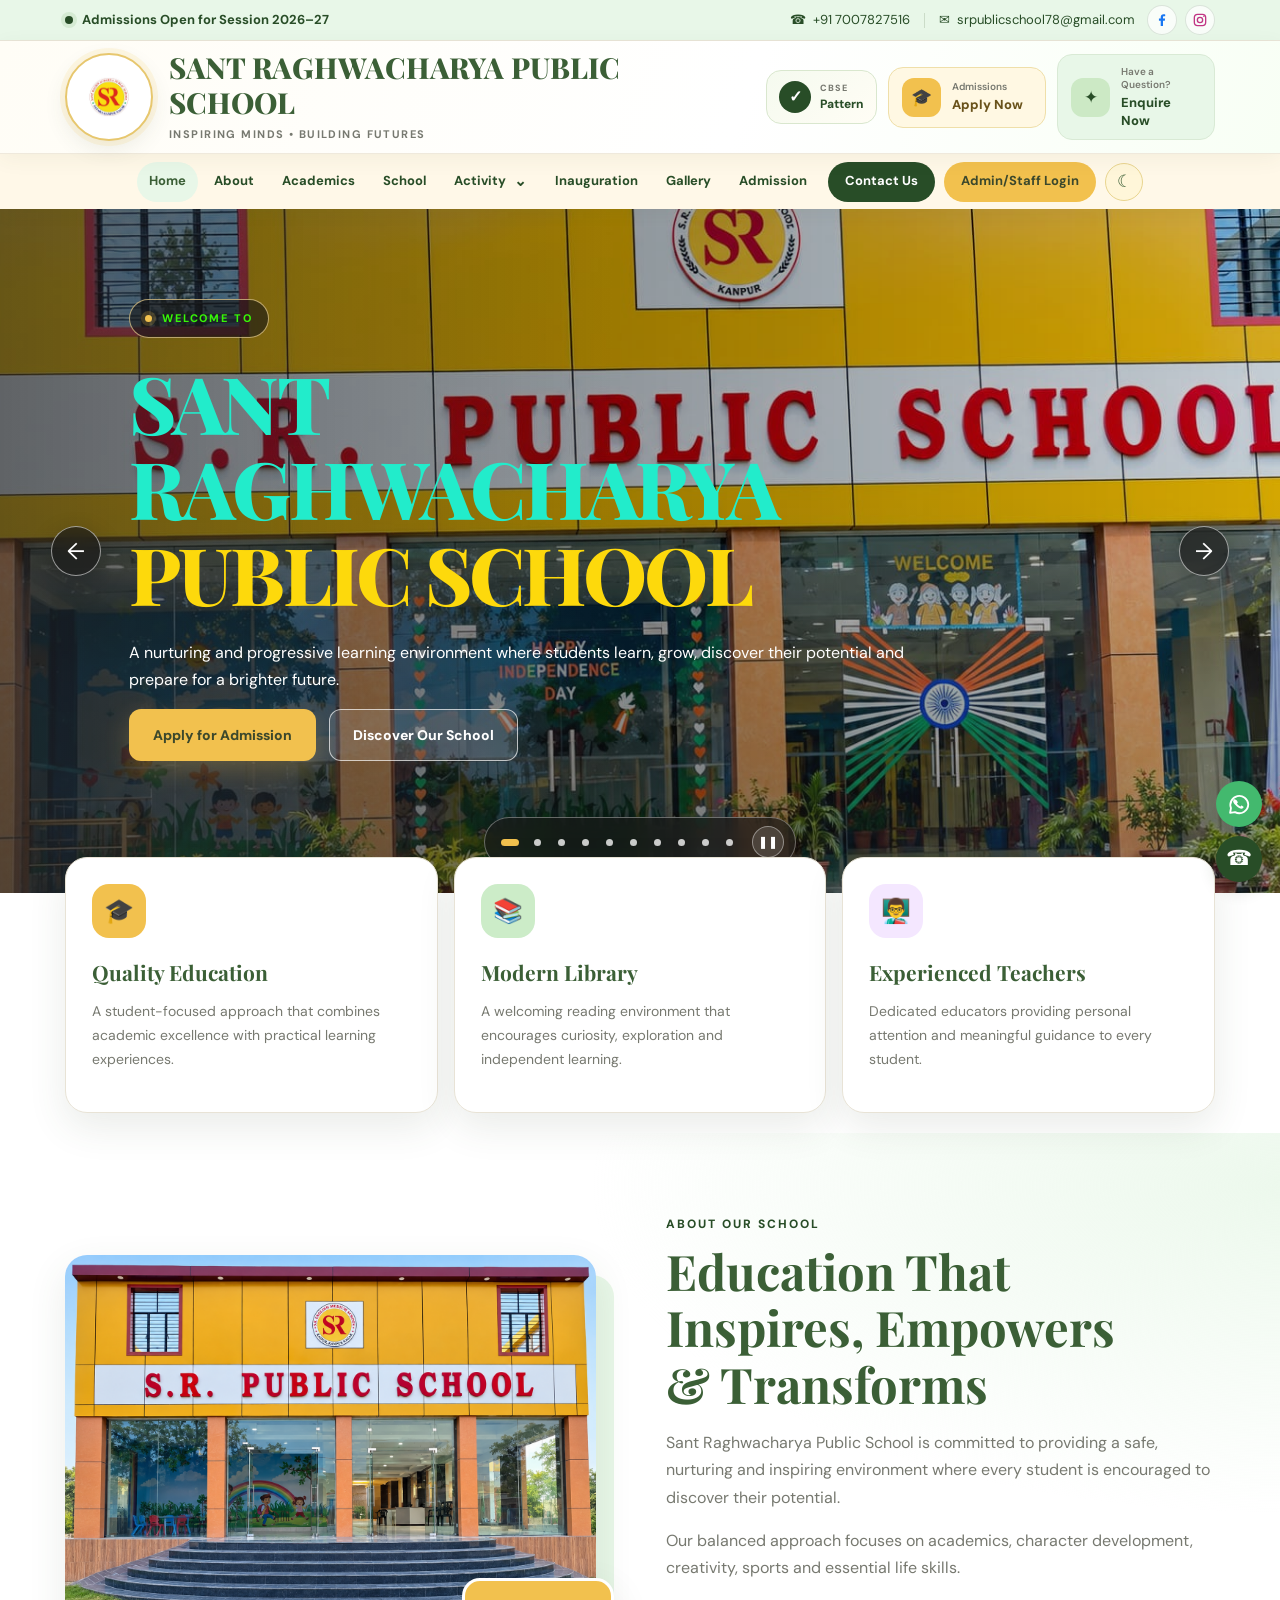
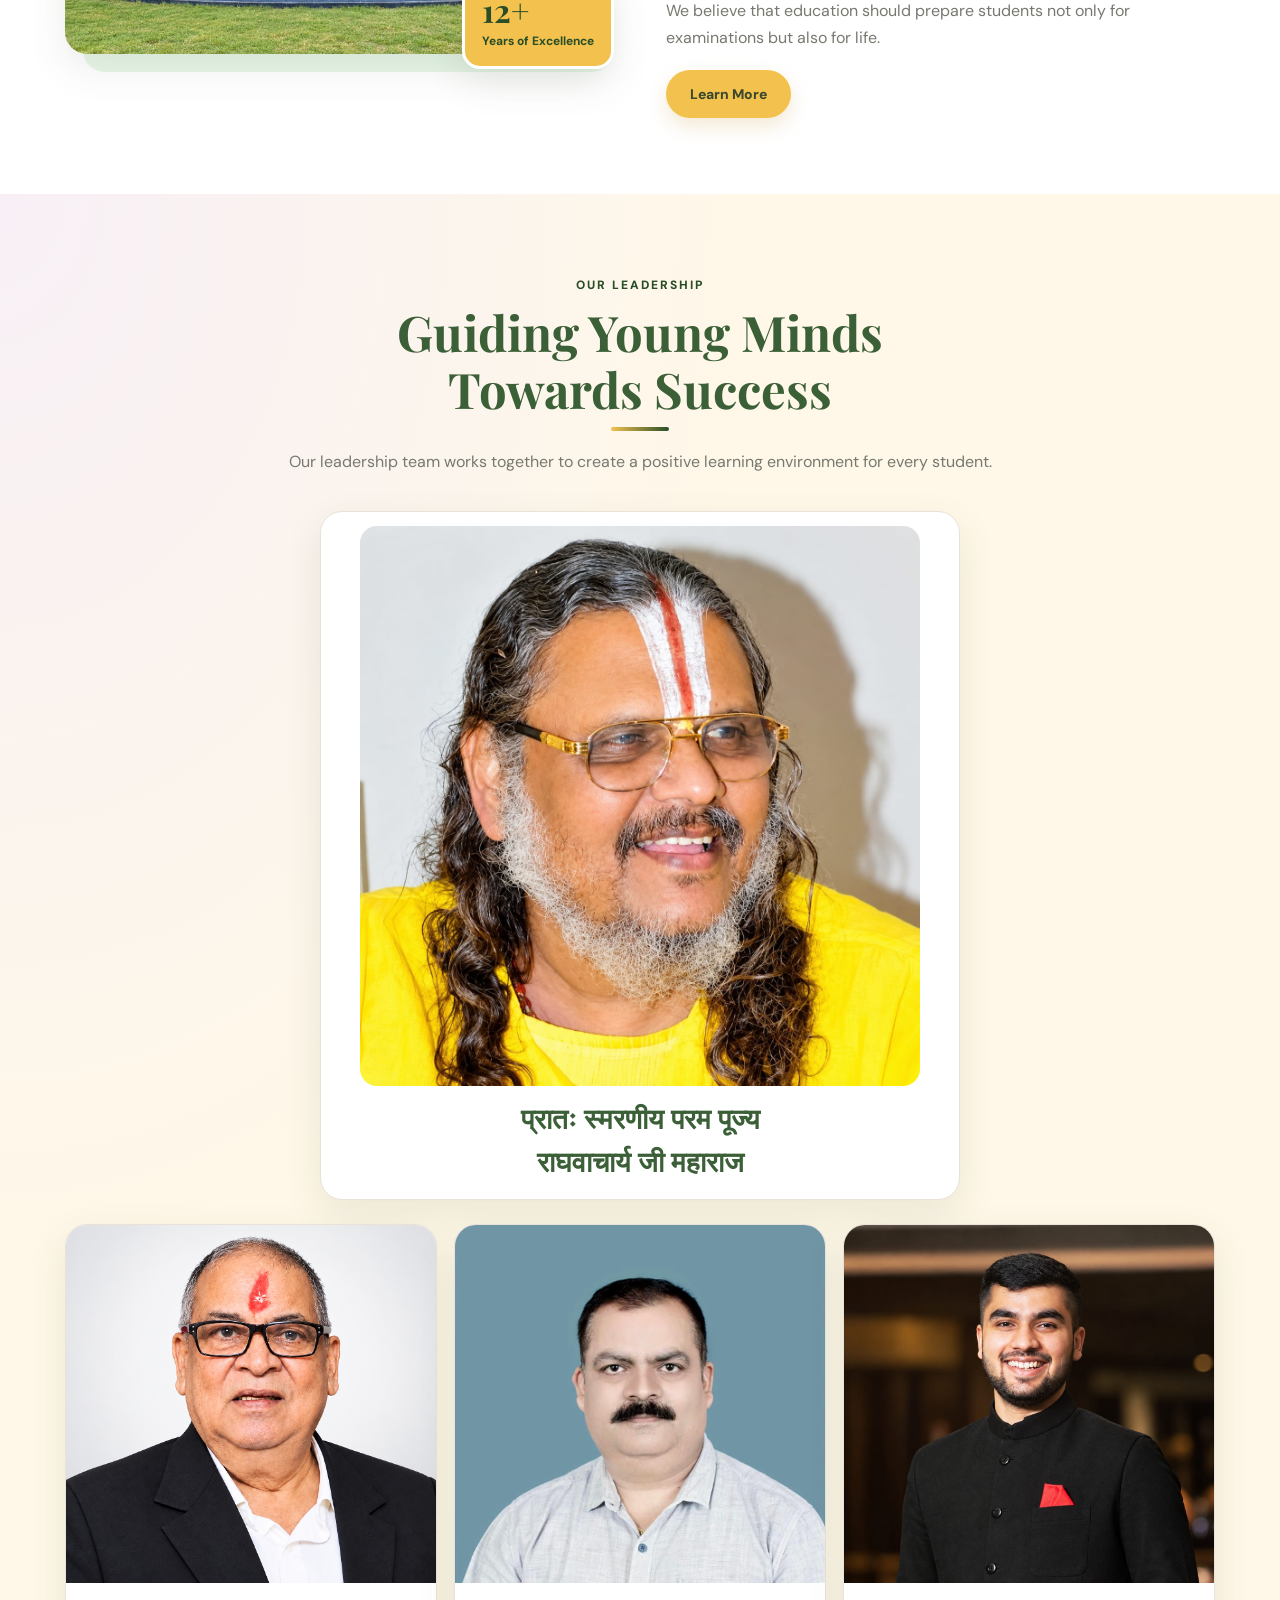
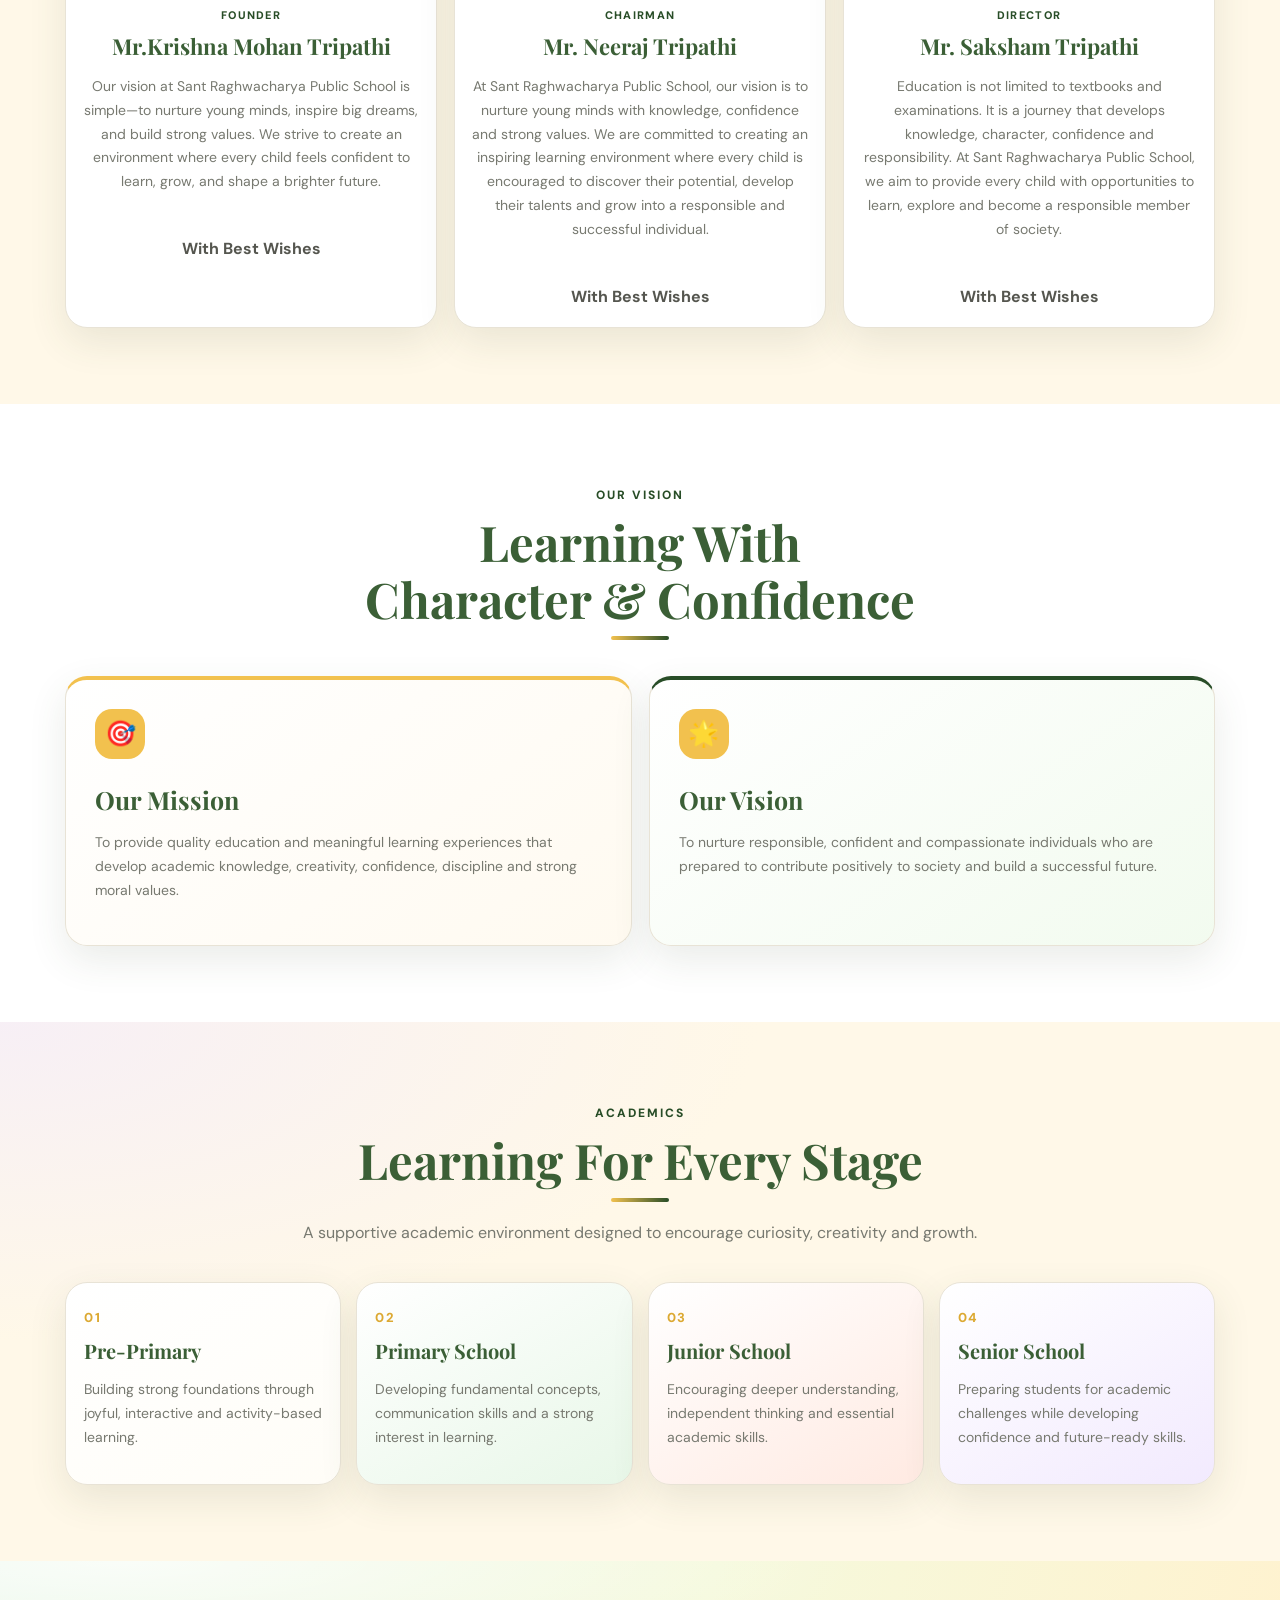
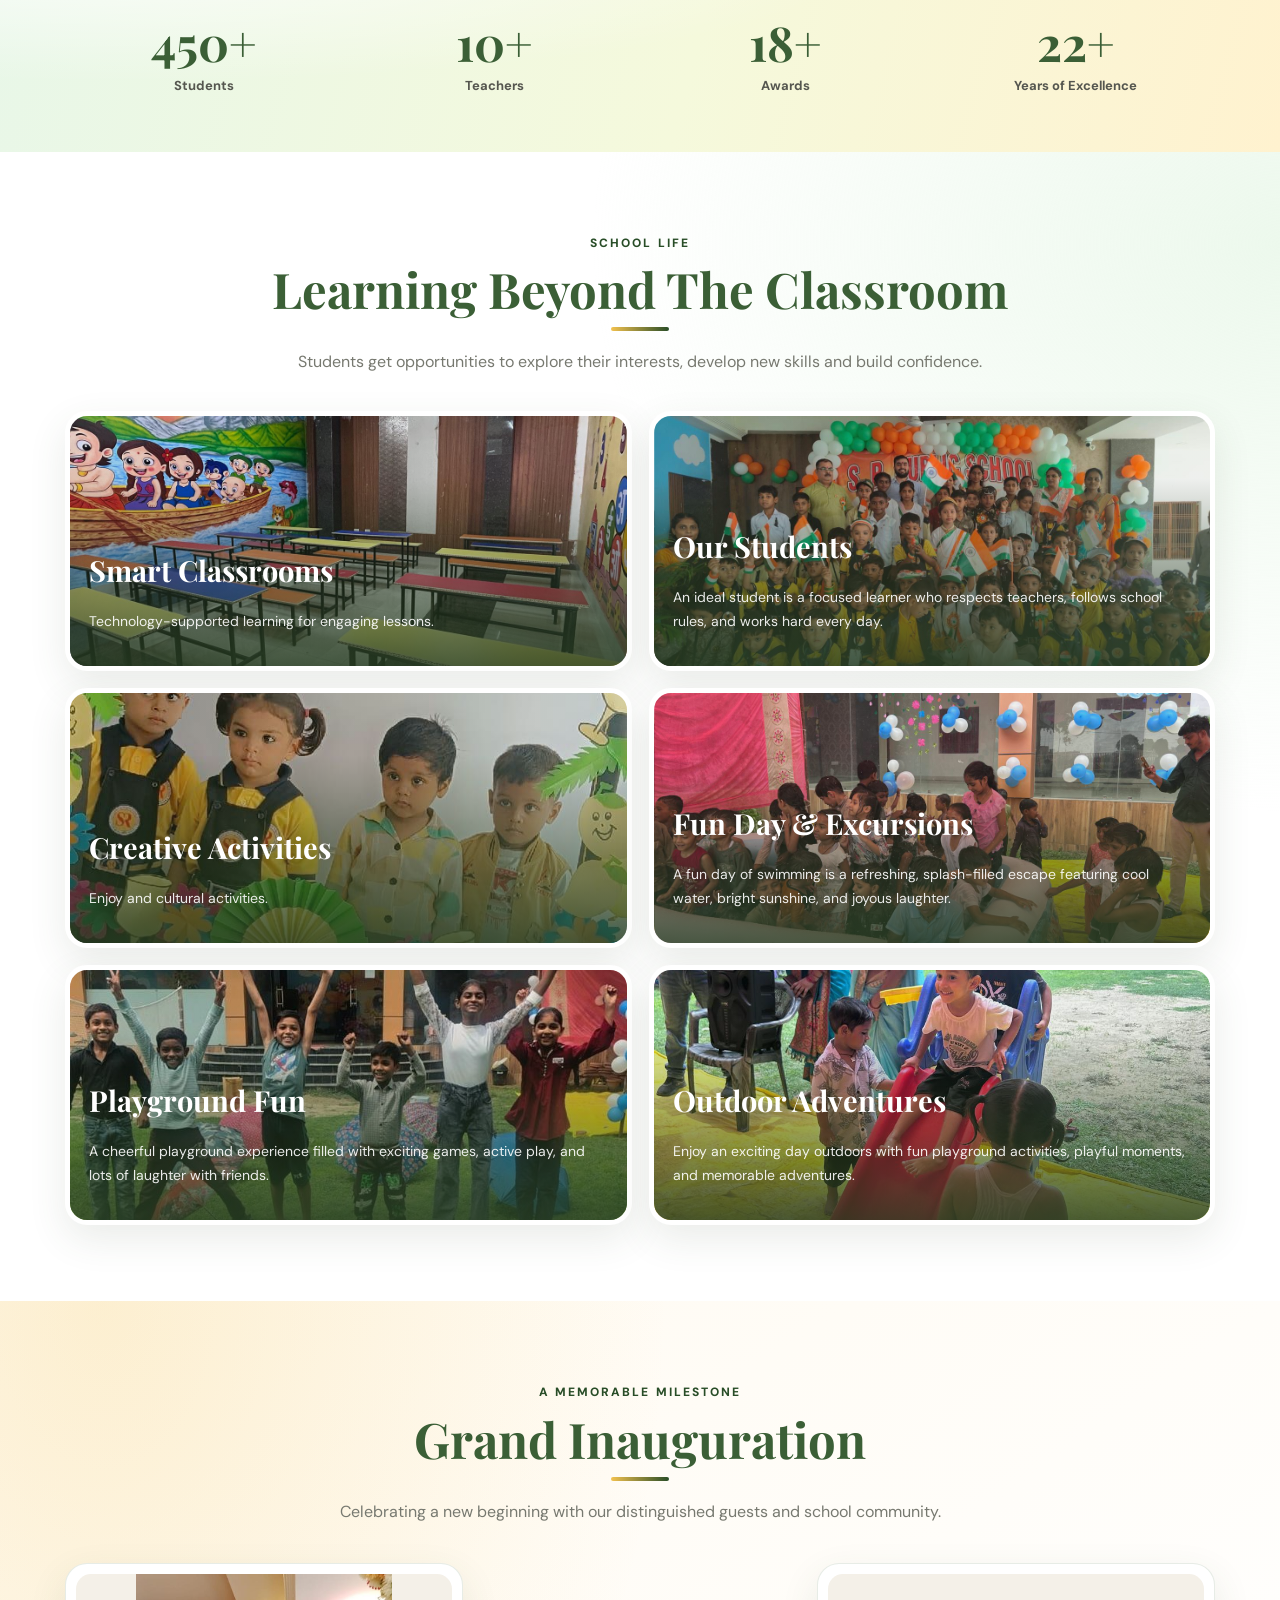
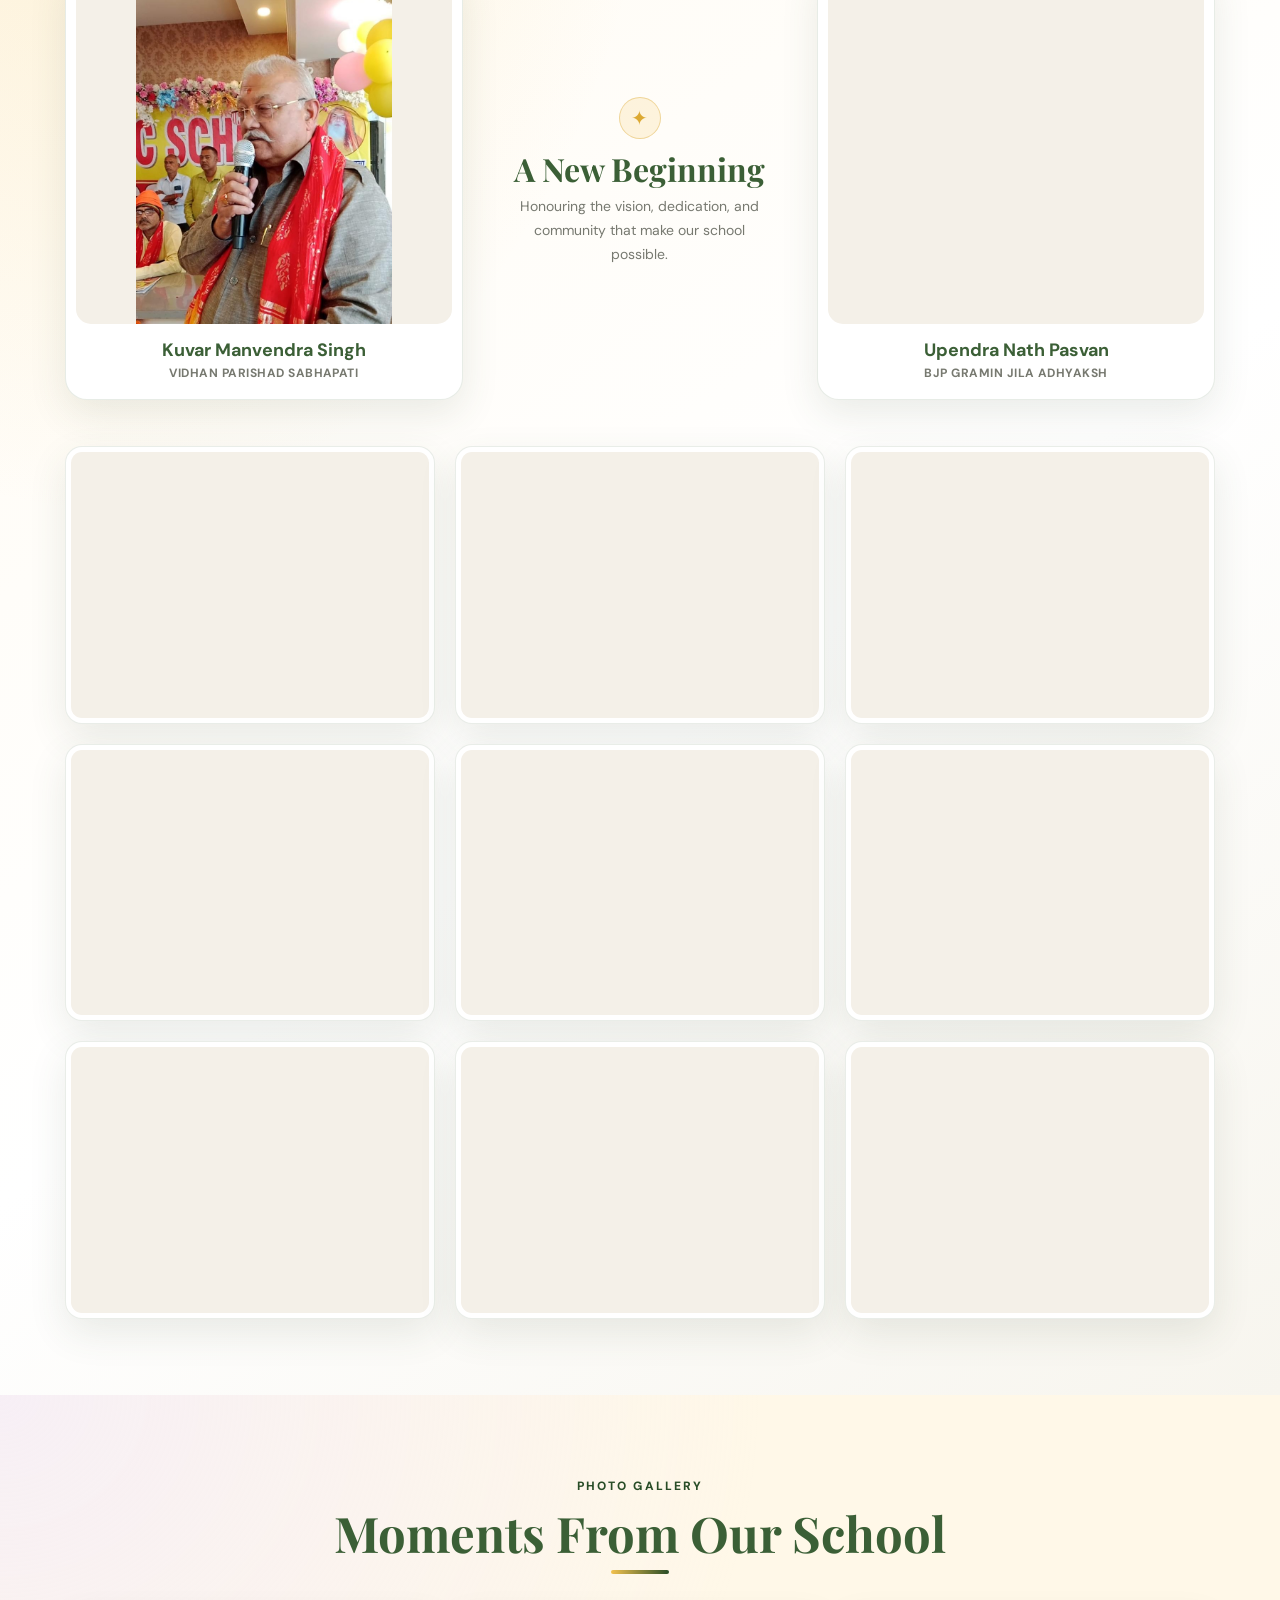
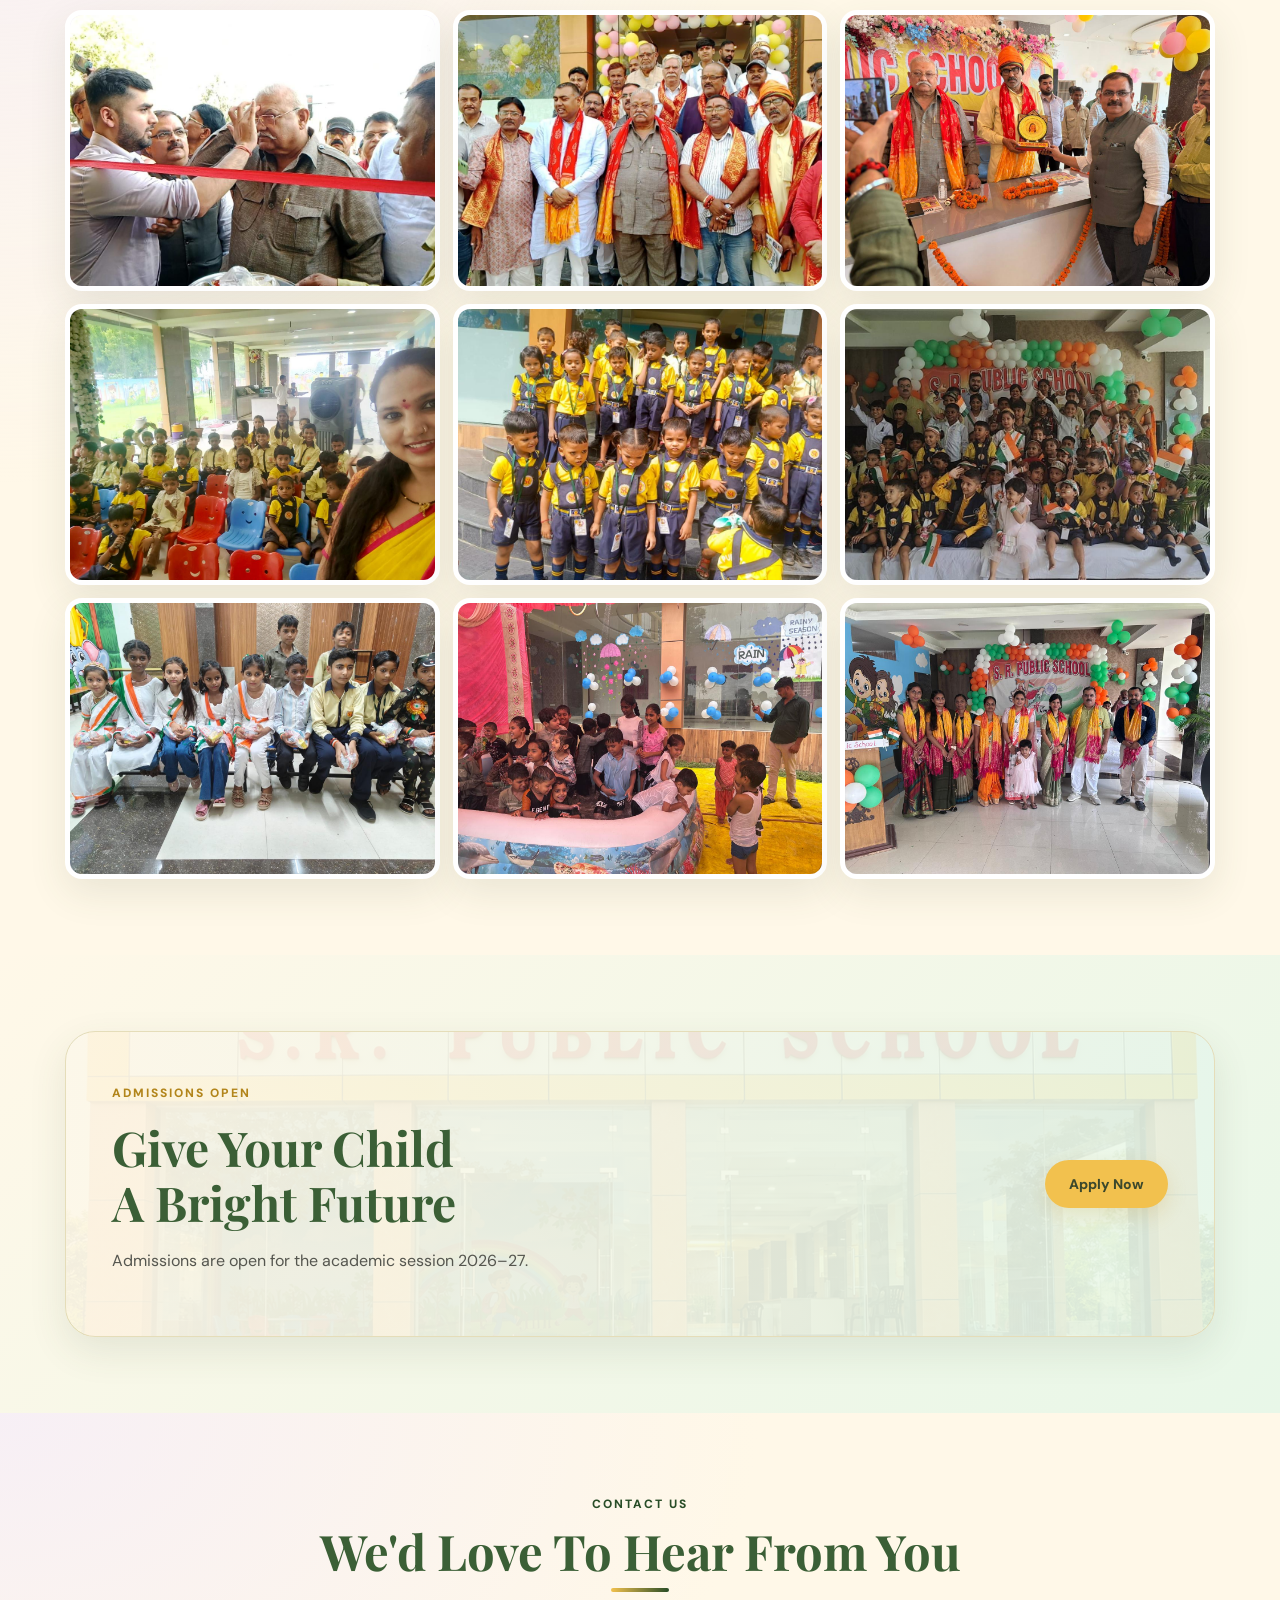
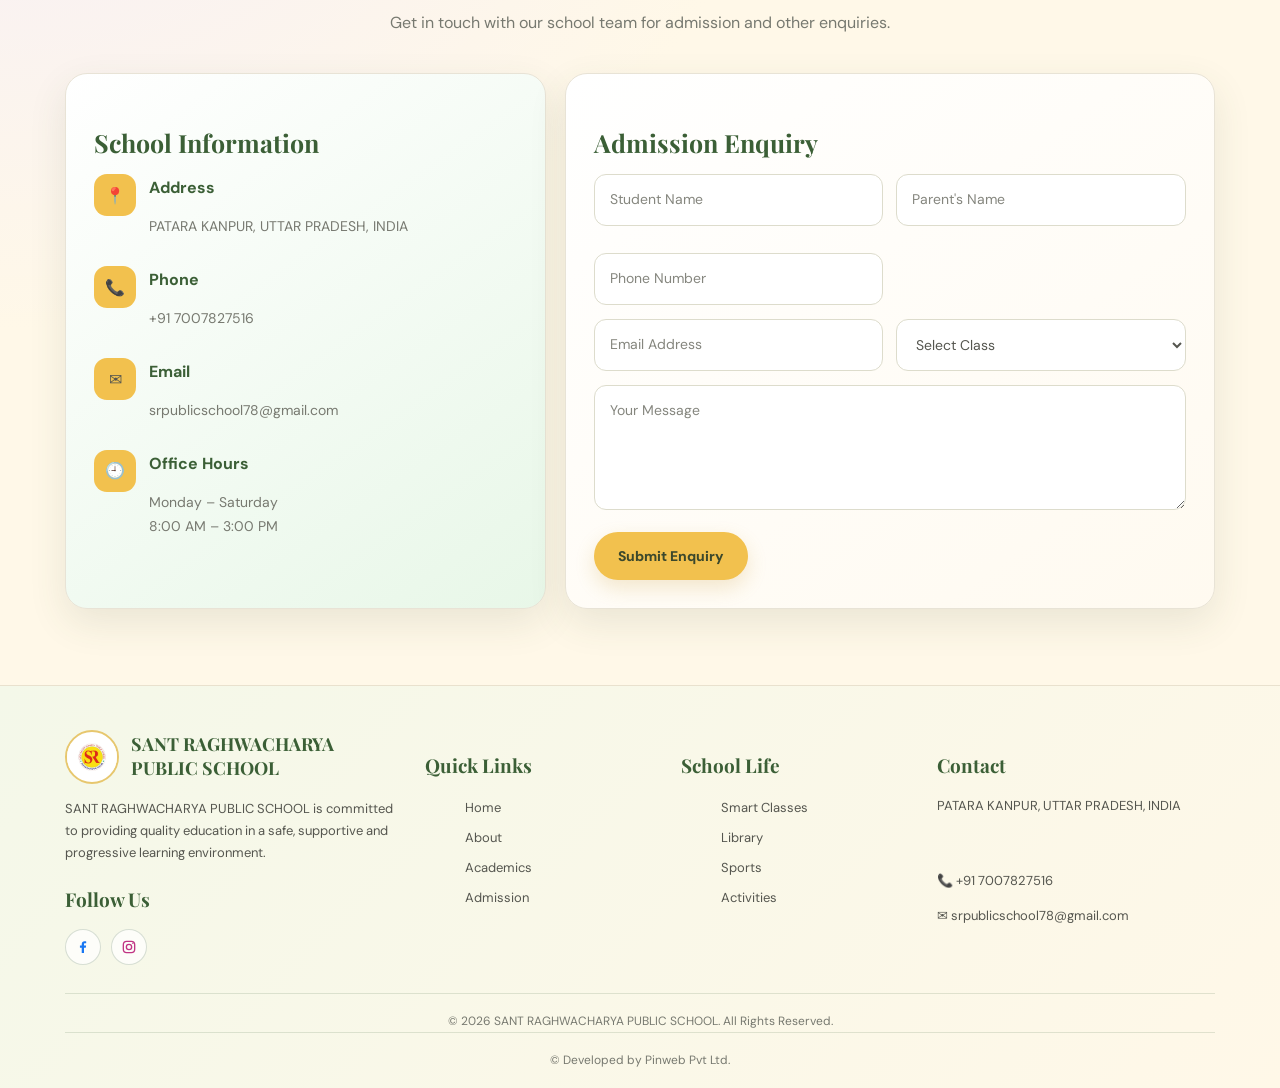
<file: index.html>
<!DOCTYPE html>
<html lang="en">

<head>
    <meta charset="UTF-8">

    <meta name="viewport" content="width=device-width, initial-scale=1.0">

    <meta name="description"
        content="Sant RaghavCharya  Public School - Inspiring Minds, Building Futures">

    <title>Sant RaghavCharya  Public School</title>

    <link rel="preconnect" href="https://fonts.googleapis.com">
    <link rel="preconnect" href="https://fonts.gstatic.com" crossorigin>

    <link
        href="https://fonts.googleapis.com/css2?family=DM+Sans:wght@400;500;600;700&family=Playfair+Display:wght@600;700;800&display=swap"
        rel="stylesheet">

    <link rel="stylesheet" href="css/style.css">
</head>

<body>

    <!-- ================= TOP BAR ================= -->


    <div class="topbar">
        <div class="container topbar-inner">
            <div class="top-admission" id="topAdmission">
                <span class="admission-dot" aria-hidden="true"></span>
                <span class="top-text">Admissions Open for Session 2026–27</span>
            </div>

            <div class="topbar-right">
                <div class="top-contact-links">
                    <a id="topPhone" href="#" aria-label="Call the school">
                        <span class="top-icon" aria-hidden="true">☎</span>
                        <span class="top-text"></span>
                    </a>
                    <span class="top-divider" aria-hidden="true"></span>
                    <a id="topEmail" href="#" aria-label="Email the school">
                        <span class="top-icon" aria-hidden="true">✉</span>
                        <span class="top-text"></span>
                    </a>
                </div>
                <div class="top-social-links" aria-label="Social media">
                    <a
                        class="top-social-link facebook-link"
                        href="https://www.facebook.com/share/1M3E2UFipk/?mibextid=wwXIfr"
                        target="_blank"
                        rel="noopener noreferrer"
                        aria-label="Visit our Facebook page"
                        title="Facebook">
                        <svg viewBox="0 0 24 24" aria-hidden="true" focusable="false">
                            <path d="M13.5 21v-8h2.7l.4-3.1h-3.1v-2c0-.9.3-1.5 1.6-1.5h1.7V3.6c-.3 0-1.3-.1-2.5-.1-2.5 0-4.2 1.5-4.2 4.3v2.1H7.4V13h2.7v8h3.4Z" fill="currentColor" />
                        </svg>
                    </a>
                    <a
                        class="top-social-link instagram-link"
                        href="https://instagram.com/srpub.licschoolpride?vrfl=ajF6OGFxbHYyM3B4"
                        target="_blank"
                        rel="noopener noreferrer"
                        aria-label="Visit our Instagram page"
                        title="Instagram">
                        <svg viewBox="0 0 24 24" aria-hidden="true" focusable="false">
                            <rect x="3.5" y="3.5" width="17" height="17" rx="5" fill="none" stroke="currentColor" stroke-width="2" />
                            <circle cx="12" cy="12" r="4" fill="none" stroke="currentColor" stroke-width="2" />
                            <circle cx="17.8" cy="6.5" r="1.1" fill="currentColor" />
                        </svg>
                    </a>
                </div>
            </div>
        </div>
    </div>


<!-- =====================================================
     MAIN HEADER
===================================================== -->

<header class="main-header">

    <div class="container header-inner">

        <!-- LOGO -->
        <a href="#home" class="school-brand">

            <div class="school-logo">
                <img
                    id="schoolLogo"
                    src="assets/logo.png"
                    alt="School Logo"
                >
            </div>

            <div class="school-info">
                <h2 id="schoolName">School Name</h2>
                <span id="schoolTagline">
                    Excellence in Education
                </span>
            </div>

        </a>


        <!-- HEADER ACTIONS -->

        <div class="header-actions">

            <div class="cbse-badge" aria-label="CBSE affiliated school">
                <span class="cbse-badge-mark" aria-hidden="true">✓</span>
                <span class="cbse-badge-copy">
                    <small>CBSE</small>
                    <strong>Pattern</strong>
                </span>
            </div>

            <a href="#admission" class="header-action admission-action">
                <span class="action-icon">🎓</span>
                <span>
                    <small>Admissions</small>
                    <strong>Apply Now</strong>
                </span>
            </a>

            <a href="#contact" class="header-action enquiry-action">
                <span class="action-icon">✦</span>
                <span>
                    <small>Have a Question?</small>
                    <strong>Enquire Now</strong>
                </span>
            </a>

        </div>


        <!-- MOBILE MENU BUTTON -->

        <button
            class="menu-button"
            id="menuButton"
            type="button"
            aria-label="Open navigation menu"
            aria-controls="mainNavigation"
            aria-expanded="false">

            <span></span>
            <span></span>
            <span></span>

        </button>

    </div>

</header>



<!-- =====================================================
     NAVBAR
===================================================== -->

<div class="navigation">

    <div class="container navigation-inner">

        <nav id="mainNavigation">

            <ul class="nav-links" id="navLinks">

                <li>
                    <a href="#home" class="active">
                        Home
                    </a>
                </li>

                <li>
                    <a href="#about">
                        About
                    </a>
                </li>

                <li>
                    <a href="#academics">
                        Academics
                    </a>
                </li>

                <li>
                    <a href="#life">
                        School
                    </a>
                </li>


                <!-- ACTIVITY DROPDOWN -->

                <li class="nav-dropdown">

                    <button
                        class="nav-dropdown-toggle"
                        id="activityToggle"
                        type="button"
                        aria-expanded="false"
                        aria-controls="activityMenu">

                        Activity
                        <span class="dropdown-arrow">⌄</span>

                    </button>

                    <ul
                        class="nav-dropdown-menu"
                        id="activityMenu">

                        <li>
                            <a
                                target="_blank"
                                href="mango-party.html">
                                Mango Party
                            </a>
                        </li>

                        <li>
                            <a
                                target="_blank"
                                href="chips-frooty-party.html">
                                Chips & Frooty Party
                            </a>
                        </li>

                        <li>
                            <a
                                target="_blank"
                                href="swimming-activity.html">
                                Swimming Activity
                            </a>
                        </li>

                        <li>
                            <a
                                target="_blank"
                                href="annual-function.html">
                                Annual Function
                            </a>
                        </li>

                    </ul>

                </li>


                <li>
                    <a href="#inauguration">
                        Inauguration
                    </a>
                </li>

                <li>
                    <a href="#gallery">
                        Gallery
                    </a>
                </li>

                <li>
                    <a href="#admission">
                        Admission
                    </a>
                </li>


                <!-- CONTACT BUTTON -->

                <li>
                    <a
                        href="#contact"
                        class="nav-contact">
                        Contact Us
                    </a>
                </li>

                <li>
                    <a href="https://erp.santraghwacharyapublicschool.in/site/login" class="nav-login">
                    <b>Admin/Staff Login</b>    
                    </a>
                </li>


                <!-- THEME BUTTON -->

                <li class="theme-toggle-item">
                    <button
                        class="theme-toggle"
                        id="themeToggle"
                        type="button"
                        aria-label="Switch to night mode"
                        title="Switch to night mode"
                        aria-pressed="false">

                        ☾

                    </button>
                </li>

            </ul>

        </nav>

    </div>

</div>

    <!-- ================= HERO ================= -->

    <main>

        <section class="hero" id="home" aria-label="Welcome to our school">

            <div class="hero-slides" aria-hidden="true">
                <img class="hero-slide" src="assets/hero3.jpeg" alt="School photo 2" aria-hidden="true">              
                <img class="hero-slide" src="assets/hero1.jpeg" alt="School photo 2" aria-hidden="true">
                <img class="hero-slide" src="assets/hero2.jpeg" alt="School photo 2" aria-hidden="true">
                <img class="hero-slide" src="assets/slide-4.jpg" alt="School photo 4" aria-hidden="true">
                <img class="hero-slide" src="assets/slide-5.png" alt="School photo 5" aria-hidden="true">
                <img class="hero-slide" src="assets/slide-6.jpg" alt="School photo 6" aria-hidden="true">
                <img class="hero-slide" src="assets/hero-4.jpeg" alt="School photo 7" aria-hidden="true">
                <img class="hero-slide" src="assets/slide-7.jpeg" alt="School photo 7" aria-hidden="true">
                <img class="hero-slide" src="assets/slide-8.jpg" alt="School photo 8" aria-hidden="true">
                <img class="hero-slide" src="assets/slide-9.jpg" alt="School photo 9" aria-hidden="true">
            </div>

            <div class="hero-overlay"></div>

            <div class="container hero-container">

                <div class="hero-content">

                    <span class="hero-label">
                        Welcome to
                    </span>

                    <h1 id="heroTitle"></h1>

                    <p id="heroDescription"></p>

                    <div class="hero-buttons">

                        <a href="#admission" class="btn btn-primary">
                            Apply for Admission
                        </a>

                        <a href="#about" class="btn btn-outline">
                            Discover Our School
                        </a>

                    </div>

                </div>

            </div>

            <div class="hero-slider-side-controls" role="group" aria-label="Change hero photo">
                <button class="hero-slider-arrow" type="button" data-slide-direction="previous" aria-label="Previous photo">&#8592;</button>
                <button class="hero-slider-arrow" type="button" data-slide-direction="next" aria-label="Next photo">&#8594;</button>
            </div>

            <div class="hero-slider-controls" role="group" aria-label="Photo slider controls">
                <div class="hero-slider-dots" role="group" aria-label="Choose a photo">
                </div>
                <button class="hero-slider-toggle" type="button" aria-label="Pause automatic photo rotation" aria-pressed="false" title="Pause automatic photo rotation">&#10074;&#10074;</button>
            </div>

        </section>


        <!-- ================= FEATURES ================= -->

        <section class="features-section">

            <div class="container">

                <div class="feature-grid" id="featureGrid">
                    <!-- JS -->
                </div>

            </div>

        </section>


        <!-- ================= ABOUT ================= -->

        <section class="section" id="about">

            <div class="container about-grid">

                <div class="about-image">

                    <img id="campusImage"
                        src="assets/campus.jpg"
                        alt="School Campus">

                    <div class="experience-box">

                        <strong id="experienceYears">
                            12+
                        </strong>

                        <span>
                            Years of Excellence
                        </span>

                    </div>

                </div>


                <div class="about-content">

                    <span class="section-label">
                        About Our School
                    </span>

                    <h2 id="aboutTitle"></h2>

                    <div id="aboutDescription"></div>

                    <a href="#contact" class="btn btn-primary">
                        Learn More
                    </a>

                </div>

            </div>

        </section>


        <!-- ================= LEADERSHIP ================= -->

        <section class="section light-section">

            <div class="container">

                <div class="section-heading">

                    <span class="section-label">
                        Our Leadership
                    </span>

                    <h2>
                        Guiding Young Minds Towards Success
                    </h2>

                    <p>
                        Our leadership team works together to create
                        a positive learning environment for every student.
                    </p>

                </div>


                <div class="leadership-feature">
                    <img src="assets/inspiration.jpeg" alt="Students celebrating and learning together at school" loading="lazy">
                    <div class="leadership-caption">
                        प्रातः स्मरणीय परम पूज्य<br>
                        राघवाचार्य जी महाराज
                    </div>
                </div>


                <div class="leaders-grid" id="leadersGrid">
                    <!-- JS -->
                </div>

            </div>

        </section>


        <!-- ================= VISION ================= -->

        <section class="section">

            <div class="container">

                <div class="section-heading">

                    <span class="section-label">
                        Our Vision
                    </span>

                    <h2>
                        Learning With Character & Confidence
                    </h2>

                </div>


                <div class="vision-grid">

                    <div class="vision-card">

                        <div class="vision-icon">
                            🎯
                        </div>

                        <h3>
                            Our Mission
                        </h3>

                        <p id="missionText"></p>

                    </div>


                    <div class="vision-card">

                        <div class="vision-icon">
                            🌟
                        </div>

                        <h3>
                            Our Vision
                        </h3>

                        <p id="visionText"></p>

                    </div>

                </div>

            </div>

        </section>


        <!-- ================= ACADEMICS ================= -->

        <section class="section light-section" id="academics">

            <div class="container">

                <div class="section-heading">

                    <span class="section-label">
                        Academics
                    </span>

                    <h2>
                        Learning For Every Stage
                    </h2>

                    <p>
                        A supportive academic environment designed
                        to encourage curiosity, creativity and growth.
                    </p>

                </div>


                <div class="academic-grid" id="academicGrid">
                    <!-- JS -->
                </div>

            </div>

        </section>


        <!-- ================= STATS ================= -->

        <section class="stats-section">

            <div class="container stats-grid" id="statsGrid">
                <!-- JS -->
            </div>

        </section>


        <!-- ================= SCHOOL LIFE ================= -->

        <section class="section" id="life">

            <div class="container">

                <div class="section-heading">

                    <span class="section-label">
                        School Life
                    </span>

                    <h2>
                        Learning Beyond The Classroom
                    </h2>

                    <p>
                        Students get opportunities to explore their
                        interests, develop new skills and build confidence.
                    </p>

                </div>


                <div class="life-grid" id="lifeGrid">
                    <!-- JS -->
                </div>

            </div>

        </section>


        <!-- ================= INAUGURATION ================= -->

        <section class="inauguration-section" id="inauguration" aria-labelledby="inaugurationTitle">

            <div class="container">

                <div class="section-heading inauguration-heading">
                    <span class="section-label">A Memorable Milestone</span>
                    <h2 id="inaugurationTitle">Grand Inauguration</h2>
                    <p>Celebrating a new beginning with our distinguished guests and school community.</p>
                </div>

                <div class="inauguration-guests">

                    <article class="inauguration-guest">
                        <img src="assets/guest-1.jpg" alt="Kuvar Manvendra Singh, Vidhan Parishad Sabhapati" loading="lazy" decoding="async">
                        <h3>Kuvar Manvendra Singh</h3>
                        <p>Vidhan Parishad Sabhapati</p>
                    </article>

                    <div class="inauguration-message">
                        <span aria-hidden="true">✦</span>
                        <h3>A New Beginning</h3>
                        <p>Honouring the vision, dedication, and community that make our school possible.</p>
                    </div>

                    <article class="inauguration-guest">
                        <img src="assets/guest-2.jpg" alt="Upendra Nath Pasvan, BJP Gramin Jila Adhyaksh" loading="lazy" decoding="async">
                        <h3>Upendra Nath Pasvan</h3>
                        <p>BJP Gramin Jila Adhyaksh</p>
                    </article>

                </div>

                <div class="inauguration-gallery" aria-label="Inauguration program photos">
                    <figure><img src="assets/program-1.jpg" alt="Inauguration program highlight 1" loading="lazy" decoding="async"></figure>
                    <figure><img src="assets/program-2.jpg" alt="Inauguration program highlight 2" loading="lazy" decoding="async"></figure>
                    <figure><img src="assets/program-3.jpg" alt="Inauguration program highlight 3" loading="lazy" decoding="async"></figure>
                    <figure><img src="assets/program-4.jpg" alt="Inauguration program highlight 4" loading="lazy" decoding="async"></figure>
                    <figure><img src="assets/program-5.jpg" alt="Inauguration program highlight 5" loading="lazy" decoding="async"></figure>
                    <figure><img src="assets/program-6.jpg" alt="Inauguration program highlight 6" loading="lazy" decoding="async"></figure>
                    <figure><img src="assets/program-7.jpg" alt="Inauguration program highlight 7" loading="lazy" decoding="async"></figure>
                    <figure><img src="assets/program-8.jpg" alt="Inauguration program highlight 8" loading="lazy" decoding="async"></figure>
                    <figure><img src="assets/program-9.jpg" alt="Inauguration program highlight 9" loading="lazy" decoding="async"></figure>
                </div>

            </div>

        </section>


        <!-- ================= GALLERY ================= -->

        <section class="section light-section" id="gallery">

            <div class="container">

                <div class="section-heading">

                    <span class="section-label">
                        Photo Gallery
                    </span>

                    <h2>
                        Moments From Our School
                    </h2>

                </div>

                <div class="gallery-grid" id="galleryGrid">
                    <!-- JS -->
                </div>

            </div>

        </section>


        <!-- ================= ADMISSION ================= -->

        <section class="admission-section" id="admission">

            <div class="container">

                <div class="admission-box">

                    <div>

                        <span class="section-label">
                            Admissions Open
                        </span>

                        <h2>
                            Give Your Child<br>
                            A Bright Future
                        </h2>

                        <p id="admissionText"></p>

                    </div>


                    <a href="#contact" class="btn btn-primary">
                        Apply Now
                    </a>

                </div>

            </div>

        </section>


        <!-- ================= CONTACT ================= -->

        <section class="section light-section" id="contact">

            <div class="container">

                <div class="section-heading">

                    <span class="section-label">
                        Contact Us
                    </span>

                    <h2>
                        We'd Love To Hear From You
                    </h2>

                    <p>
                        Get in touch with our school team for
                        admission and other enquiries.
                    </p>

                </div>


                <div class="contact-grid">

                    <div class="contact-info">

                        <h3>
                            School Information
                        </h3>


                        <div class="contact-item">

                            <div class="contact-icon">
                                📍
                            </div>

                            <div>
                                <strong>Address</strong>
                                <p id="contactAddress"></p>
                            </div>

                        </div>


                        <div class="contact-item">

                            <div class="contact-icon">
                                📞
                            </div>

                            <div>
                                <strong>Phone</strong>
                                <p id="contactPhone"></p>
                            </div>

                        </div>


                        <div class="contact-item">

                            <div class="contact-icon">
                                ✉
                            </div>

                            <div>
                                <strong>Email</strong>
                                <p id="contactEmail"></p>
                            </div>

                        </div>


                        <div class="contact-item">

                            <div class="contact-icon">
                                🕘
                            </div>

                            <div>
                                <strong>Office Hours</strong>
                                <p id="officeHours"></p>
                            </div>

                        </div>

                    </div>


                    <div class="contact-form">

                        <h3>
                            Admission Enquiry
                        </h3>


                        <form id="enquiryForm">

                            <div class="form-row">
                                 <input
                                    type="text"
                                    name="student"
                                    placeholder="Student Name"
                                    required
                                >

                                <input
                                    type="text"
                                    name="parent"
                                    placeholder="Parent's Name"
                                    required
                                >

                                <input
                                    type="tel"
                                    name="phone"
                                    placeholder="Phone Number"
                                    required
                                >

                            </div>


                            <div class="form-row">

                                <input
                                    type="email"
                                    name="email"
                                    placeholder="Email Address"
                                    required
                                >


                                <select name="class" required>

                                    <option value="">
                                        Select Class
                                    </option>

                                    <option>Nursery</option>
                                    <option>LKG</option>
                                    <option>UKG</option>
                                    <option>Class 1</option>
                                    <option>Class 2</option>
                                    <option>Class 3</option>
                                    <option>Class 4</option>
                                    <option>Class 5</option>
                                    <option>Class 6</option>
                                    <option>Class 7</option>
                                    <option>Class 8</option>
                                    <option>Class 9</option>
                                    <option>Class 10</option>
                                    <option>Class 11</option>
                                    <option>Class 12</option>

                                </select>

                            </div>


                            <textarea
                                name="message"
                                placeholder="Your Message"
                                required
                            ></textarea>


                            <button
                                type="submit"
                                class="btn btn-primary"
                            >
                                Submit Enquiry
                            </button>

                        </form>

                    </div>

                </div>

            </div>

        </section>

    </main>


    <!-- ================= FOOTER ================= -->

    <footer>

        <div class="container footer-grid">

            <div class="footer-brand">

                <div class="footer-logo">

                    <img
                        id="footerLogo"
                        src="assets/logo.png"
                        alt="School Logo"
                    >

                    <strong id="footerSchoolName"></strong>

                </div>

                <p id="footerDescription"></p>

                <h3>Follow Us</h3>

                <div class="footer-social-links" aria-label="Follow us on social media">
                    <a
                        class="top-social-link facebook-link"
                        href="https://www.facebook.com/share/1M3E2UFipk/?mibextid=wwXIfr"
                        target="_blank"
                        rel="noopener noreferrer"
                        aria-label="Visit our Facebook page"
                        title="Facebook">
                        <svg viewBox="0 0 24 24" aria-hidden="true" focusable="false">
                            <path d="M13.5 21v-8h2.7l.4-3.1h-3.1v-2c0-.9.3-1.5 1.6-1.5h1.7V3.6c-.3 0-1.3-.1-2.5-.1-2.5 0-4.2 1.5-4.2 4.3v2.1H7.4V13h2.7v8h3.4Z" fill="currentColor" />
                        </svg>
                    </a>
                    <a
                        class="top-social-link instagram-link"
                        href="https://instagram.com/srpub.licschoolpride?vrfl=ajF6OGFxbHYyM3B4"
                        target="_blank"
                        rel="noopener noreferrer"
                        aria-label="Visit our Instagram page"
                        title="Instagram">
                        <svg viewBox="0 0 24 24" aria-hidden="true" focusable="false">
                            <rect x="3.5" y="3.5" width="17" height="17" rx="5" fill="none" stroke="currentColor" stroke-width="2" />
                            <circle cx="12" cy="12" r="4" fill="none" stroke="currentColor" stroke-width="2" />
                            <circle cx="17.8" cy="6.5" r="1.1" fill="currentColor" />
                        </svg>
                    </a>
                </div>

            </div>


            <div>

                <h3>
                    Quick Links
                </h3>

                <ul class="footer-links">

                    <li>
                        <a href="#home">Home</a>
                    </li>

                    <li>
                        <a href="#about">About</a>
                    </li>

                    <li>
                        <a href="#academics">Academics</a>
                    </li>

                    <li>
                        <a href="#admission">Admission</a>
                    </li>

                </ul>

            </div>


            <div>

                <h3>
                    School Life
                </h3>

                <ul class="footer-links">

                    <li>
                        <a href="#life">Smart Classes</a>
                    </li>

                    <li>
                        <a href="#life">Library</a>
                    </li>

                    <li>
                        <a href="#life">Sports</a>
                    </li>

                    <li>
                        <a href="#life">Activities</a>
                    </li>

                </ul>

            </div>


            <div>

                <h3>
                    Contact
                </h3>

                <p id="footerAddress"></p>

                <br>

                <p id="footerPhone"></p>

                <p id="footerEmail"></p>

            </div>

        </div>


        <div class="container copyright">

            © <span id="currentYear"></span>

            <span id="copyrightName"></span>.

            All Rights Reserved.

        </div>

        <div class="container copyright">

            © <span id="currentYear"></span>

            <span id="copyrightName"></span>

            Developed by Pinweb Pvt Ltd.

        </div>

    </footer>


    <!-- BACK TO TOP -->

    <div class="floating-actions" aria-label="Quick contact actions">
        <a class="floating-action whatsapp-action" href="https://wa.me/917007827516" target="_blank" rel="noopener noreferrer" aria-label="Chat with us on WhatsApp" title="WhatsApp">
            <svg class="whatsapp-icon" viewBox="0 0 24 24" aria-hidden="true" focusable="false">
                <path d="M20.4 11.8a8.6 8.6 0 0 1-12.7 7.5L3 20l.8-4.5a8.6 8.6 0 1 1 16.6-3.7Z" fill="none" stroke="currentColor" stroke-linecap="round" stroke-linejoin="round" stroke-width="1.8" />
                <path d="M8.3 7.4 7.5 7c-.3-.1-.6 0-.8.3l-.6.8c-.2.3-.3.6-.2 1.1.3 1.5 1.8 3.2 3.4 4.5s3.2 2.2 4.8 2.4c.5 0 .8-.1 1-.4l.7-.8c.2-.2.2-.6 0-.8l-1.3-1c-.2-.2-.6-.2-.8 0l-.5.5c-.2.2-.5.3-.8.1a8 8 0 0 1-2.7-2.2c-.2-.3-.2-.6.1-.8l.4-.4c.2-.3.2-.6.1-.8L9.2 7.8c-.2-.3-.6-.5-.9-.4Z" fill="currentColor" />
            </svg>
        </a>
        <a class="floating-action call-action" href="tel:+917007827516" aria-label="Call 7007827516" title="Call us">☎</a>
        <button class="back-top" id="backTop" type="button" aria-label="Back to top" title="Back to top">↑</button>
    </div>


    <script src="js/script.js"></script>

</body>

</html>
</file>
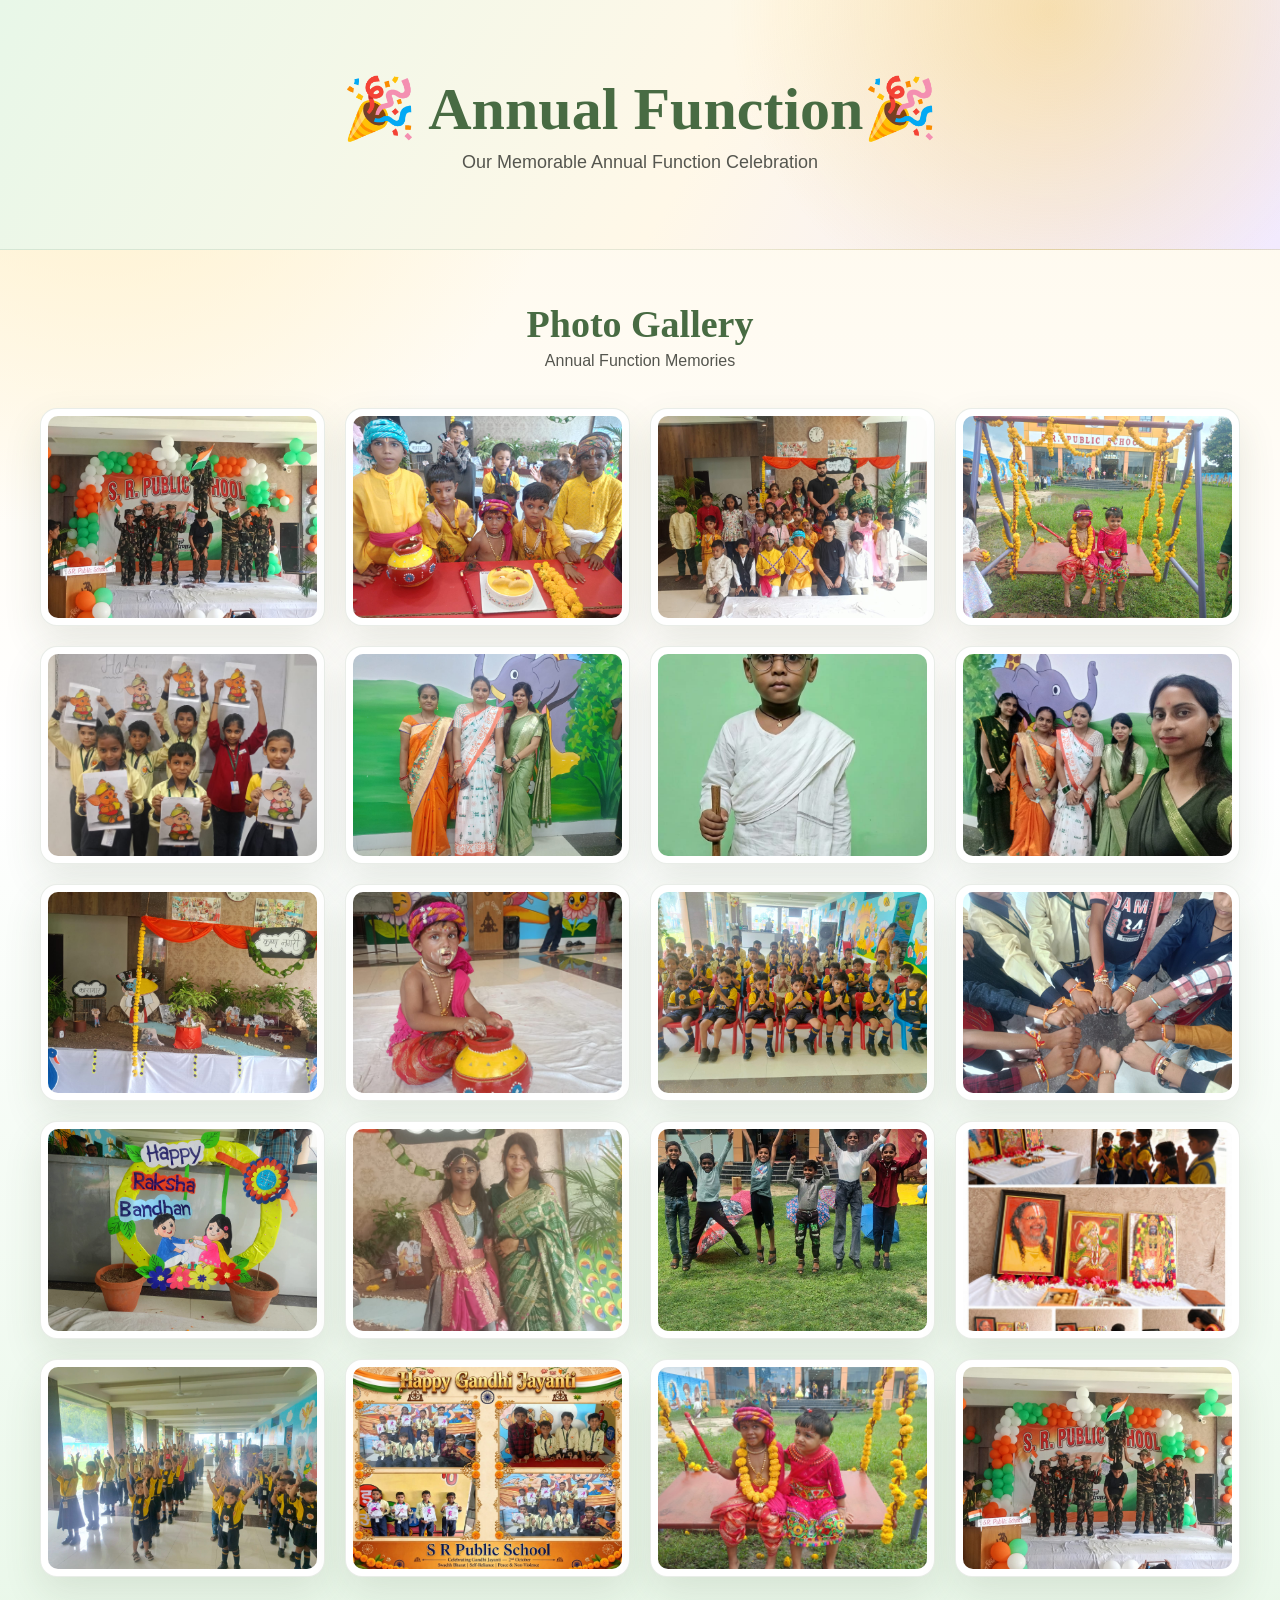
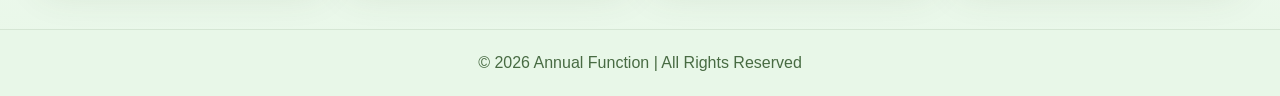
<file: annual-function.html>
<!DOCTYPE html>
<html lang="en">
<head>
    <meta charset="UTF-8">
    <meta name="viewport" content="width=device-width, initial-scale=1.0">
    <title>Annual Function 2026</title>

    <style>
        :root {
            --green: #486b43;
            --accent: #6ead65;
            --gold: #f2c14e;
            --cream: #fff8e8;
            --mint: #e8f7e8;
            --text: #55564f;
            --shadow: 0 16px 38px rgba(64, 82, 52, .12);
        }

        * {
            margin: 0;
            padding: 0;
            box-sizing: border-box;
        }

        body {
            color: var(--text);
            background:
                radial-gradient(circle at 8% 3%, #fff0c8 0, transparent 30rem),
                linear-gradient(180deg, var(--cream), #fff 45%, var(--mint));
            font-family: "DM Sans", Arial, sans-serif;
        }

        header {
            padding: clamp(38px, 7vw, 76px) 20px;
            border-bottom: 1px solid rgba(72, 107, 67, .12);
            background:
                radial-gradient(circle at 82% 4%, rgba(242, 193, 78, .4), transparent 20rem),
                linear-gradient(120deg, var(--mint), var(--cream) 55%, #f2eafe);
            text-align: center;
        }

        header h1 {
            margin-bottom: 9px;
            color: var(--green);
            font-family: "Playfair Display", Georgia, serif;
            font-size: clamp(34px, 6vw, 60px);
            line-height: 1.12;
            text-wrap: balance;
        }

        header p {
            color: var(--text);
            font-size: clamp(15px, 2.2vw, 18px);
        }

        .container {
            width: min(1200px, calc(100% - 40px));
            margin: clamp(32px, 5vw, 52px) auto;
        }

        .intro {
            margin-bottom: clamp(22px, 4vw, 38px);
            text-align: center;
        }

        .intro h2 {
            margin-bottom: 6px;
            color: var(--green);
            font-family: "Playfair Display", Georgia, serif;
            font-size: clamp(27px, 4vw, 38px);
        }

        .gallery {
            display: grid;
            grid-template-columns: repeat(4, minmax(0, 1fr));
            gap: clamp(12px, 2vw, 20px);
        }

        .photo {
            min-width: 0;
            padding: 7px;
            border: 1px solid rgba(72, 107, 67, .12);
            border-radius: 17px;
            background: #fff;
            box-shadow: var(--shadow);
            transition: transform .25s ease, box-shadow .25s ease;
        }

        .photo:hover {
            transform: translateY(-4px);
            box-shadow: 0 22px 42px rgba(64, 82, 52, .18);
        }

        .photo img {
            display: block;
            width: 100%;
            aspect-ratio: 4 / 3;
            border-radius: 10px;
            object-fit: cover;
            object-position: center;
        }

        .caption {
            padding: 10px 5px 4px;
            color: var(--green);
            font-weight: 700;
            text-align: center;
        }

        footer {
            margin-top: 50px;
            padding: 24px 18px;
            border-top: 1px solid rgba(72, 107, 67, .12);
            background: var(--mint);
            color: var(--green);
            text-align: center;
        }

        @media (max-width: 900px) {
            .gallery {
                grid-template-columns: repeat(2, minmax(0, 1fr));
            }
        }

        @media (max-width: 550px) {
            .container {
                width: calc(100% - 28px);
            }
        }

        @media (max-width: 360px) {
            .gallery {
                grid-template-columns: 1fr;
            }
        }

        @media (prefers-reduced-motion: reduce) {
            *, *::before, *::after {
                scroll-behavior: auto !important;
                transition-duration: .01ms !important;
            }
        }
    </style>
</head>

<body>

    <header>
        <h1>🎉 Annual Function🎉</h1>
        <p>Our Memorable Annual Function Celebration</p>
    </header>

    <div class="container">

        <div class="intro">
            <h2>Photo Gallery</h2>
            <p>Annual Function Memories</p>
        </div>

        <div class="gallery">

            <div class="photo">
                <img src="function/photo1.jpeg" alt="Annual Function Photo 1">
            </div>

            <div class="photo">
                <img src="function/photo2.jpeg" alt="Annual Function Photo 2">
            </div>

            <div class="photo">
                <img src="function/photo3.jpeg" alt="Annual Function Photo 3">
            </div>

            <div class="photo">
                <img src="function/photo4.jpeg" alt="Annual Function Photo 4">
            </div>

            <div class="photo">
                <img src="function/photo5.jpeg" alt="Annual Function Photo 5">
            </div>

            <div class="photo">
                <img src="function/photo6.jpeg" alt="Annual Function Photo 6">
            </div>

            <div class="photo">
                <img src="function/photo7.jpeg" alt="Annual Function Photo 7">
            </div>

            <div class="photo">
                <img src="function/photo8.jpeg" alt="Annual Function Photo 8">
    
            </div>

            <div class="photo">
                <img src="function/photo9.jpeg" alt="Annual Function Photo 9">
            </div>

            <div class="photo">
                <img src="function/photo10.jpeg" alt="Annual Function Photo 10">
            </div>

            <div class="photo">
                <img src="function/photo11.jpeg" alt="Annual Function Photo 11">
            </div>

            <div class="photo">
                <img src="function/photo12.jpeg" alt="Annual Function Photo 12">
            </div>

            <div class="photo">
                <img src="function/photo13.jpeg" alt="Annual Function Photo 13">
            </div>

            <div class="photo">
                <img src="function/photo14.jpeg" alt="Annual Function Photo 14">
            </div>

            <div class="photo">
                <img src="function/photo15.jpeg" alt="Annual Function Photo 15">
            </div>

            <div class="photo">
                <img src="function/photo16.jpeg" alt="Annual Function Photo 16">
            </div>

            <div class="photo">
                <img src="function/photo17.jpeg" alt="Annual Function Photo 17">
            </div>

            <div class="photo">
                <img src="function/photo18.jpeg" alt="Annual Function Photo 18">
            </div>

            <div class="photo">
                <img src="function/photo19.jpeg" alt="Annual Function Photo 19">
            </div>

            <div class="photo">
                <img src="function/photo20.jpeg" alt="Annual Function Photo 20">
            </div>

        </div>
    </div>

    <footer>
        <p>© 2026 Annual Function | All Rights Reserved</p>
    </footer>

</body>
</html>
</file>
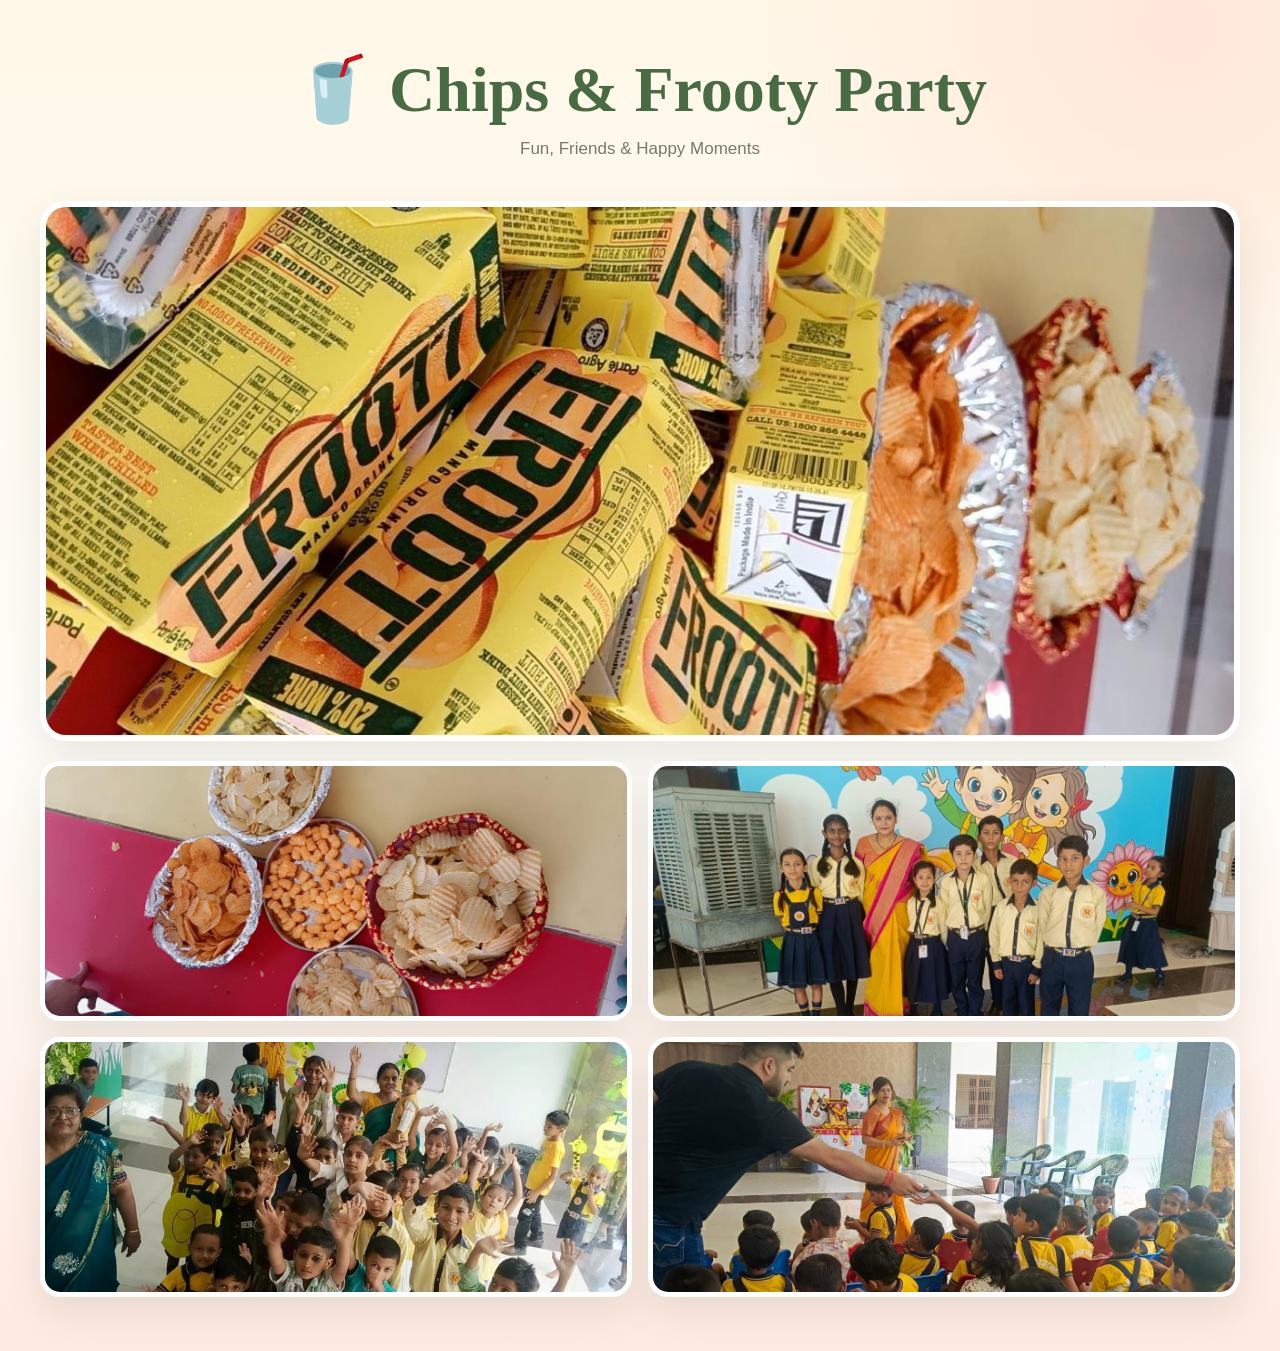
<file: chips-frooty-party.html>
<!DOCTYPE html>
<html lang="en">
<head>
    <meta charset="UTF-8">
    <meta name="viewport" content="width=device-width, initial-scale=1.0">

    <title>Chips & Frooty Party</title>

    <!-- Bootstrap -->
    <link
        href="https://cdn.jsdelivr.net/npm/bootstrap@5.3.3/dist/css/bootstrap.min.css"
        rel="stylesheet"
    >

    <style>
        :root {
            --green: #486b43;
            --accent: #6ead65;
            --gold: #f2c14e;
            --cream: #fff8e8;
            --peach: #ffeae2;
            --text: #55564f;
            --shadow: 0 16px 38px rgba(64, 82, 52, .12);
        }

        body {
            margin: 0;
            background:
                radial-gradient(circle at 92% 2%, #ffe7d9 0, transparent 28rem),
                linear-gradient(180deg, var(--cream), #fffdf9 55%, var(--peach));
            color: var(--text);
            font-family: "DM Sans", Arial, sans-serif;
        }

        .page {
            width: min(1200px, calc(100% - 40px));
            margin: 0 auto;
            padding: clamp(28px, 5vw, 54px) 0;
        }

        .heading {
            text-align: center;
            margin-bottom: clamp(24px, 4vw, 40px);
        }

        .heading h1 {
            margin: 0;
            color: var(--green);
            font-family: "Playfair Display", Georgia, serif;
            font-size: clamp(34px, 6vw, 64px);
            font-weight: 700;
            line-height: 1.12;
            text-wrap: balance;
        }

        .heading p {
            margin: 10px 0 0;
            color: #777970;
            font-size: clamp(14px, 2vw, 17px);
        }

        .big-photo {
            width: 100%;
            height: clamp(280px, 48vw, 540px);
            overflow: hidden;
            border: 6px solid #fff;
            border-radius: 26px;
            background: var(--peach);
            box-shadow: var(--shadow);
            margin-bottom: 20px;
        }

        .big-photo img {
            width: 100%;
            height: 100%;
            object-fit: cover;
            object-position: center;
            display: block;
            transition: transform .6s ease;
        }

        .big-photo:hover img {
            transform: scale(1.025);
        }

        .photo {
            height: clamp(170px, 22vw, 260px);
            overflow: hidden;
            border: 5px solid #fff;
            border-radius: 20px;
            background: #fff;
            box-shadow: var(--shadow);
            transition: transform .25s ease, box-shadow .25s ease;
        }

        .photo:hover {
            transform: translateY(-4px);
            box-shadow: 0 20px 42px rgba(64, 82, 52, .17);
        }

        .photo img {
            width: 100%;
            height: 100%;
            object-fit: cover;
            display: block;
            transition: transform .45s ease;
        }

        .photo:hover img {
            transform: scale(1.04);
        }

        @media (max-width: 767px) {
            .page {
                width: calc(100% - 28px);
            }
        }

        @media (max-width: 480px) {
            .big-photo {
                height: 300px;
                border-width: 4px;
                border-radius: 19px;
            }

            .photo {
                height: 165px;
                border-width: 3px;
                border-radius: 15px;
            }
        }

        @media (prefers-reduced-motion: reduce) {
            *, *::before, *::after {
                scroll-behavior: auto !important;
                transition-duration: .01ms !important;
            }
        }
    </style>
</head>

<body>

<div class="page">

    <!-- Heading -->
    <div class="heading">

        <h1>🥤 Chips & Frooty Party</h1>

        <p>
            Fun, Friends & Happy Moments
        </p>

    </div>


    <!-- BIG PHOTO -->
    <div class="big-photo">

        <img
            src="assets/chips-frooty-1.jpg"
            alt="Chips and Frooty Party"
        >

    </div>


    <!-- 5 OTHER PHOTOS -->
    <div class="row g-3">

        <div class="col-6">

            <div class="photo">
                <img
                    src="assets/chips-frooty-2.jpg"
                    alt="Chips and Frooty Party"
                >
            </div>

        </div>


        <div class="col-6">

            <div class="photo">
                <img
                    src="assets/chips-frooty-3.jpg"
                    alt="Chips and Frooty Party"
                >
            </div>

        </div>


        <div class="col-6">

            <div class="photo">
                <img
                    src="assets/chips-frooty-4.jpg"
                    alt="Chips and Frooty Party"
                >
            </div>

        </div>


        <div class="col-6">

            <div class="photo">
                <img
                    src="assets/chips-frooty-5.jpg"
                    alt="Chips and Frooty Party"
                >
            </div>

        </div>


    </div>

</div>

</body>
</html>
</file>
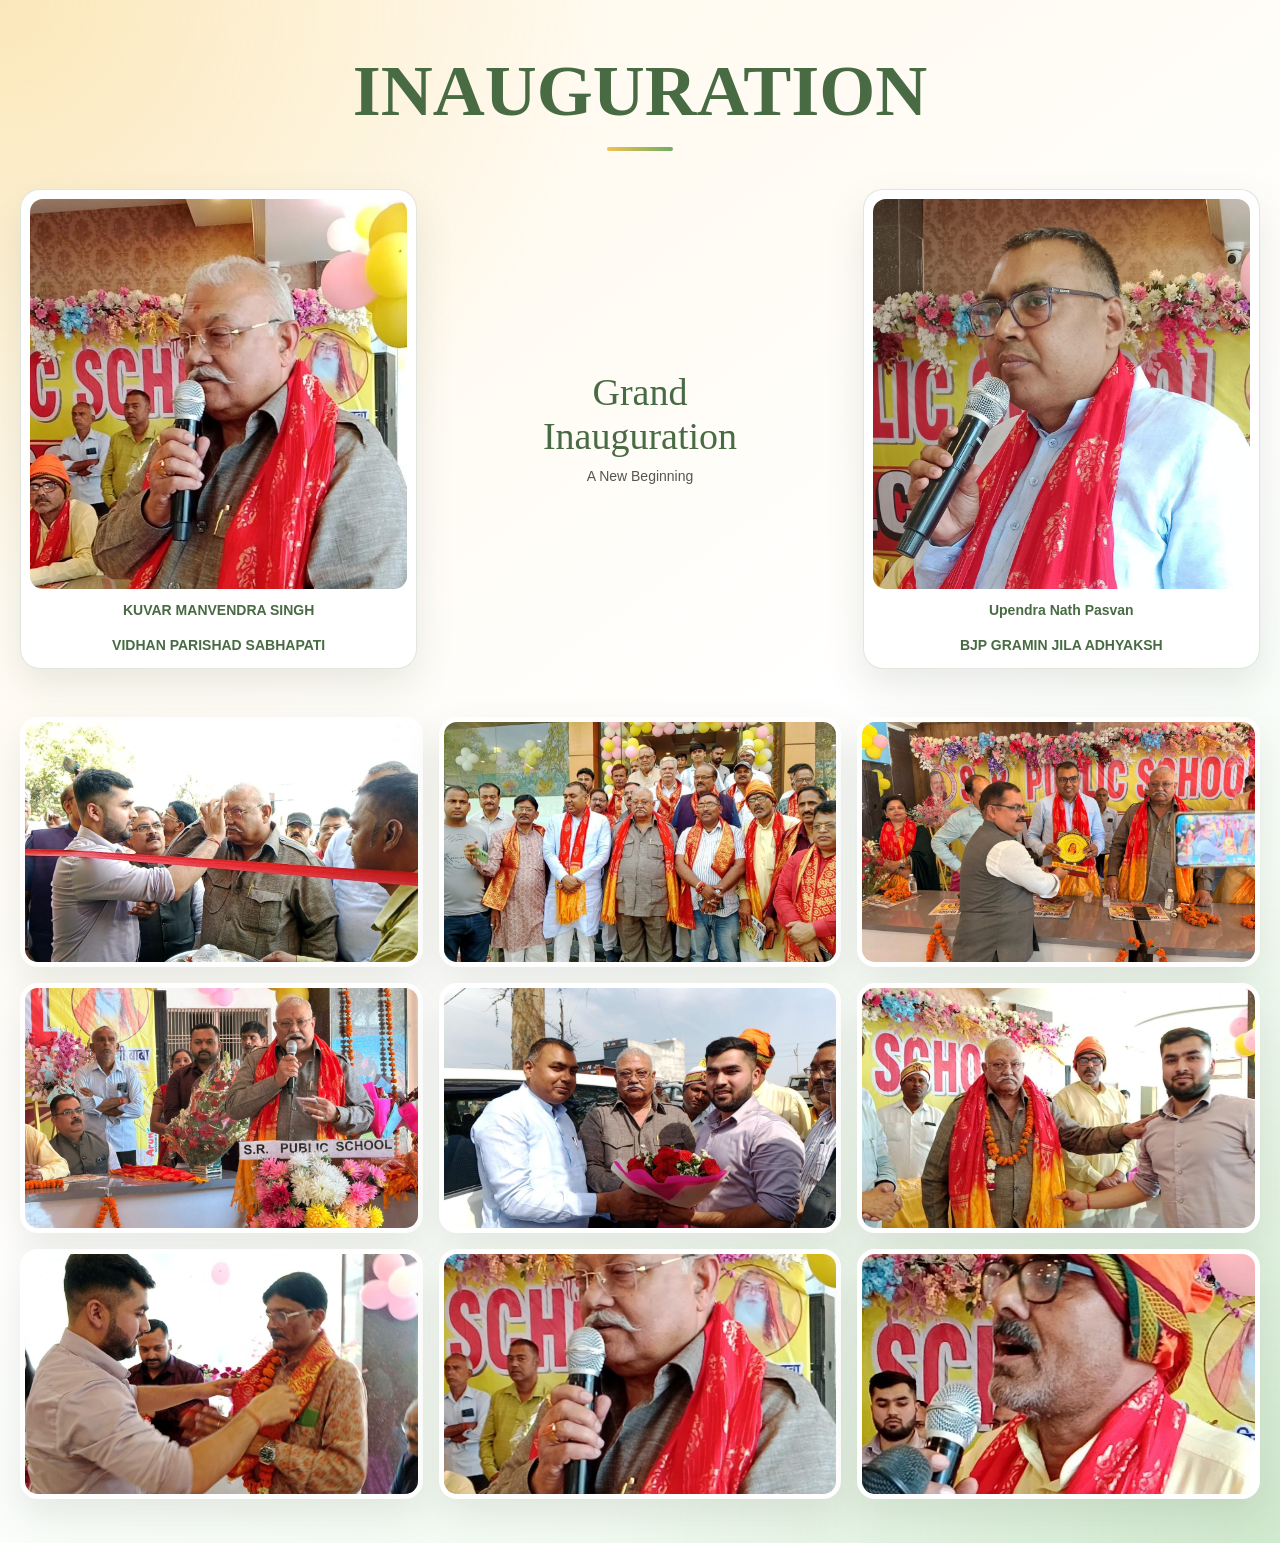
<file: inauguration.html>
<!DOCTYPE html>
<html lang="en">
<head>
    <meta charset="UTF-8">
    <meta name="viewport" content="width=device-width, initial-scale=1.0">

    <title>Grand Inauguration</title>

    <!-- Bootstrap -->
    <link
        href="https://cdn.jsdelivr.net/npm/bootstrap@5.3.3/dist/css/bootstrap.min.css"
        rel="stylesheet"
    >

    <style>
        :root {
            --green: #486b43;
            --accent: #6ead65;
            --gold: #f2c14e;
            --cream: #fff8e8;
            --mint: #e8f7e8;
            --text: #55564f;
            --shadow: 0 16px 38px rgba(64, 82, 52, .12);
        }

        * {
            box-sizing: border-box;
        }

        body {
            margin: 0;
            background: var(--cream);
            color: var(--text);
            font-family: "DM Sans", Arial, sans-serif;
        }

        .page {
            min-height: 100vh;
            padding: clamp(24px, 4vw, 44px) 20px;
            background:
                radial-gradient(circle at top left, rgba(242, 193, 78, .3), transparent 30%),
                radial-gradient(circle at bottom right, rgba(110, 173, 101, .2), transparent 34%),
                linear-gradient(145deg, var(--cream), #fff 54%, var(--mint));
        }

        .container-main {
            width: min(1250px, 100%);
            margin: auto;
        }

        .heading {
            margin-bottom: clamp(24px, 4vw, 38px);
            text-align: center;
        }

        .heading small {
            color: var(--accent);
            font-family: "DM Sans", Arial, sans-serif;
            font-size: 13px;
            font-weight: 800;
            letter-spacing: .2em;
        }

        .heading h1 {
            margin: 8px 0 0;
            color: var(--green);
            font-family: "Playfair Display", Georgia, serif;
            font-size: clamp(38px, 6vw, 72px);
            font-weight: 700;
            line-height: 1.1;
            text-transform: uppercase;
            text-wrap: balance;
        }

        .heading .line {
            width: 66px;
            height: 4px;
            margin: 16px auto 0;
            border-radius: 4px;
            background: linear-gradient(90deg, var(--gold), var(--accent));
        }

        .guest-box {
            height: 100%;
            padding: 9px;
            border: 1px solid rgba(72, 107, 67, .16);
            border-radius: 20px;
            background: #fff;
            box-shadow: var(--shadow);
        }

        .guest-box img {
            display: block;
            width: 100%;
            height: clamp(240px, 31vw, 390px);
            border-radius: 13px;
            object-fit: cover;
            object-position: center;
        }

        .guest-name {
            padding: 11px 5px 3px;
            color: var(--green);
            font-family: "DM Sans", Arial, sans-serif;
            font-size: 14px;
            font-weight: 600;
            text-align: center;
        }

        .center-text {
            padding: 20px 10px;
            text-align: center;
        }

        .center-text h2 {
            margin-bottom: 8px;
            color: var(--green);
            font-family: "Playfair Display", Georgia, serif;
            font-size: clamp(25px, 3vw, 38px);
            line-height: 1.15;
        }

        .center-text p {
            margin: 0;
            color: var(--text);
            font-family: "DM Sans", Arial, sans-serif;
            font-size: 14px;
        }

        .gallery {
            margin-top: clamp(28px, 5vw, 48px);
        }

        .photo {
            height: clamp(170px, 22vw, 250px);
            overflow: hidden;
            border: 5px solid #fff;
            border-radius: 18px;
            background: #fff;
            box-shadow: var(--shadow);
            transition: transform .25s ease, box-shadow .25s ease;
        }

        .photo:hover {
            transform: translateY(-4px);
            box-shadow: 0 20px 42px rgba(64, 82, 52, .18);
        }

        .photo img {
            display: block;
            width: 100%;
            height: 100%;
            object-fit: cover;
            object-position: center;
            transition: transform .45s ease;
        }

        .photo:hover img {
            transform: scale(1.04);
        }

        @media (max-width: 991px) {
            .guest-box img {
                height: clamp(220px, 40vw, 330px);
            }

            .center-text {
                padding: 12px 5px;
            }
        }

        @media (max-width: 575px) {
            .page {
                padding: 22px 12px 32px;
            }

            .guest-box img {
                height: 280px;
            }

            .photo {
                height: 180px;
            }
        }

        @media (max-width: 380px) {
            .photo {
                height: 155px;
                border-width: 3px;
            }

            .guest-box img {
                height: 240px;
            }
        }

        @media (prefers-reduced-motion: reduce) {
            *, *::before, *::after {
                scroll-behavior: auto !important;
                transition-duration: .01ms !important;
            }
        }
    </style>
</head>

<body>

<div class="page">

    <div class="container-main">

        <!-- Small Heading -->
        <div class="heading">

            <h1>Inauguration</h1>

            <div class="line"></div>
        </div>


        <!-- 2 Guest Photos -->
        <div class="row g-4 align-items-center">

            <!-- Guest 1 -->
            <div class="col-lg-4 col-md-5">
                <div class="guest-box">

                    <!-- PHOTO 1 -->
                    <img src="assets/guest-1.jpg" alt="Guest 1">

                    <div class="guest-name">
                            KUVAR MANVENDRA SINGH
                     </div>


                     
                    <div class="guest-name">
                        VIDHAN PARISHAD SABHAPATI
                      </div>
                </div>
            </div>


            <!-- Center Text -->
            <div class="col-lg-4 col-md-2">
                <div class="center-text">

                    <h2>Grand<br>Inauguration</h2>

                    <p>
                        A New Beginning
                    </p>

                </div>
            </div>


            <!-- Guest 2 -->
            <div class="col-lg-4 col-md-5">
                <div class="guest-box">

                    <!-- PHOTO 2 -->
                    <img src="assets/guest-2.jpg" alt="Guest 2">

                    <div class="guest-name">
                        Upendra Nath Pasvan
                    </div>

                    
                    <div class="guest-name">
                        BJP GRAMIN JILA ADHYAKSH
                    </div>

                </div>
            </div>

        </div>


        <!-- 6 Program Photos -->
        <div class="gallery">

            <div class="row g-3">

                <div class="col-6 col-lg-4">
                    <div class="photo">
                        <img src="assets/program-1.jpg" alt="Program Photo 1">
                    </div>
                </div>

                <div class="col-6 col-lg-4">
                    <div class="photo">
                        <img src="assets/program-2.jpg" alt="Program Photo 2">
                    </div>
                </div>

                <div class="col-6 col-lg-4">
                    <div class="photo">
                        <img src="assets/program-3.jpg" alt="Program Photo 3">
                    </div>
                </div>

                <div class="col-6 col-lg-4">
                    <div class="photo">
                        <img src="assets/program-4.jpg" alt="Program Photo 4">
                    </div>
                </div>

                <div class="col-6 col-lg-4">
                    <div class="photo">
                        <img src="assets/program-5.jpg" alt="Program Photo 5">
                    </div>
                </div>

                <div class="col-6 col-lg-4">
                    <div class="photo">
                        <img src="assets/program-6.jpg" alt="Program Photo 6">
                    </div>
                </div>

                 <div class="col-6 col-lg-4">
                    <div class="photo">
                        <img src="assets/program-7.jpg" alt="Program Photo 6">
                    </div>
                </div>

                 <div class="col-6 col-lg-4">
                    <div class="photo">
                        <img src="assets/program-8.jpg" alt="Program Photo 6">
                    </div>
                </div>

                 <div class="col-6 col-lg-4">
                    <div class="photo">
                        <img src="assets/program-9.jpg" alt="Program Photo 6">
                    </div>
                </div>

            </div>

        </div>

    </div>

</div>

</body>
</html>
</file>
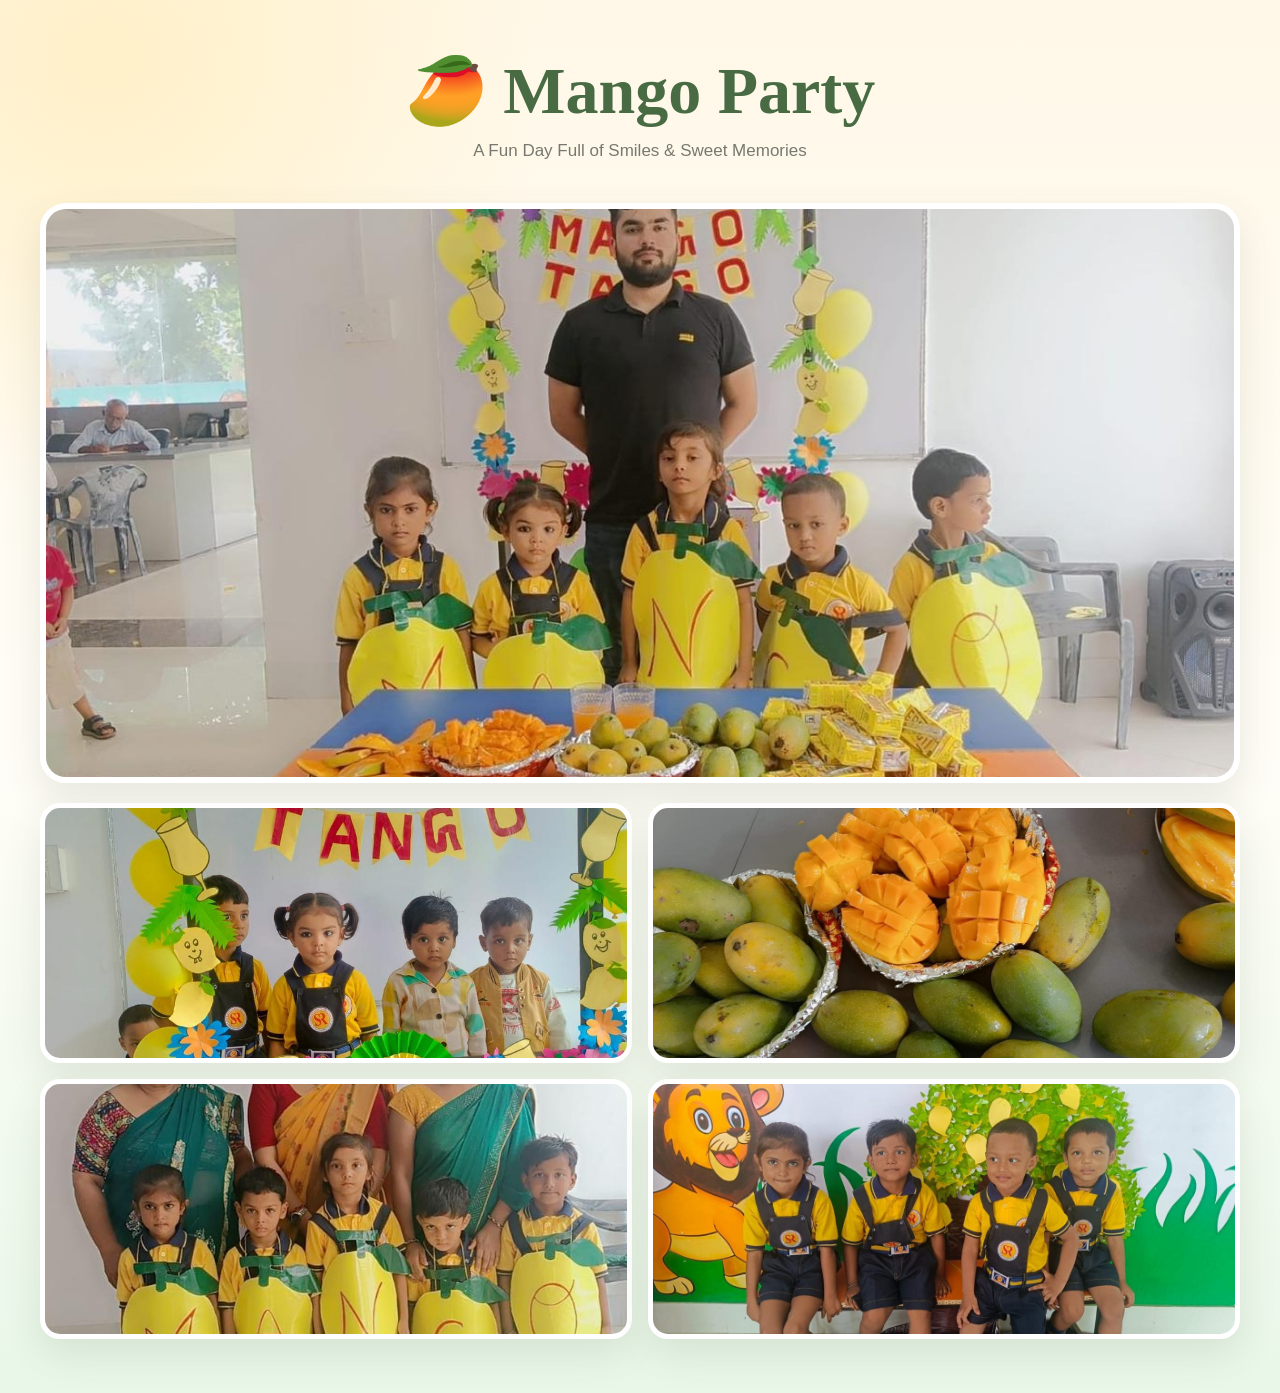
<file: mango-party.html>
<!DOCTYPE html>
<html lang="en">
<head>
    <meta charset="UTF-8">
    <meta name="viewport" content="width=device-width, initial-scale=1.0">

    <title>Mango Party</title>

    <!-- Bootstrap -->
    <link
        href="https://cdn.jsdelivr.net/npm/bootstrap@5.3.3/dist/css/bootstrap.min.css"
        rel="stylesheet"
    >

    <style>
        :root {
            --green: #486b43;
            --accent: #6ead65;
            --gold: #f2c14e;
            --cream: #fff8e8;
            --mint: #e8f7e8;
            --text: #55564f;
            --shadow: 0 16px 38px rgba(64, 82, 52, .12);
        }

        body {
            margin: 0;
            background:
                radial-gradient(circle at 8% 4%, #fff0c8 0, transparent 28rem),
                linear-gradient(180deg, var(--cream), #fffdf7 55%, var(--mint));
            color: var(--text);
            font-family: "DM Sans", Arial, sans-serif;
        }

        .page {
            width: min(1200px, calc(100% - 40px));
            margin: 0 auto;
            padding: clamp(28px, 5vw, 54px) 0;
        }

        .heading {
            text-align: center;
            margin-bottom: clamp(24px, 4vw, 40px);
        }

        .heading h1 {
            margin: 0;
            color: var(--green);
            font-family: "Playfair Display", Georgia, serif;
            font-size: clamp(36px, 6vw, 66px);
            font-weight: 700;
            line-height: 1.12;
            text-wrap: balance;
        }

        .heading p {
            margin: 10px 0 0;
            color: #777970;
            font-size: clamp(14px, 2vw, 17px);
        }

        .big-photo {
            width: 100%;
            height: clamp(280px, 52vw, 580px);
            overflow: hidden;
            border: 6px solid #fff;
            border-radius: 26px;
            background: var(--mint);
            box-shadow: var(--shadow);
            margin-bottom: 20px;
        }

        .big-photo img {
            width: 100%;
            height: 100%;
            object-fit: cover;
            object-position: center;
            display: block;
            transition: transform .6s ease;
        }

        .big-photo:hover img {
            transform: scale(1.025);
        }

        .photo {
            height: clamp(170px, 22vw, 260px);
            overflow: hidden;
            border: 5px solid #fff;
            border-radius: 20px;
            background: #fff;
            box-shadow: var(--shadow);
            transition: transform .25s ease, box-shadow .25s ease;
        }

        .photo:hover {
            transform: translateY(-4px);
            box-shadow: 0 20px 42px rgba(64, 82, 52, .17);
        }

        .photo img {
            width: 100%;
            height: 100%;
            object-fit: cover;
            display: block;
            transition: transform .45s ease;
        }

        .photo:hover img {
            transform: scale(1.04);
        }

        @media (max-width: 767px) {
            .page {
                width: calc(100% - 28px);
            }
        }

        @media (max-width: 480px) {
            .big-photo {
                height: 300px;
                border-width: 4px;
                border-radius: 19px;
            }

            .photo {
                height: 165px;
                border-width: 3px;
                border-radius: 15px;
            }
        }

        @media (prefers-reduced-motion: reduce) {
            *, *::before, *::after {
                scroll-behavior: auto !important;
                transition-duration: .01ms !important;
            }
        }
    </style>
</head>

<body>

<div class="page">

    <!-- Heading -->
    <div class="heading">
        <h1>🥭 Mango Party</h1>
        <p>A Fun Day Full of Smiles & Sweet Memories</p>
    </div>


    <!-- BIG PHOTO -->
    <div class="big-photo">
        <img src="assets/mango-1.jpg" alt="Mango Party">
    </div>


    <!-- 5 OTHER PHOTOS -->
    <div class="row g-3">

        <div class="col-6">
            <div class="photo">
                <img src="assets/mango-2.jpg" alt="Mango Party">
            </div>
        </div>

        <div class="col-6">
            <div class="photo">
                <img src="assets/mango-3.jpg" alt="Mango Party">
            </div>
        </div>

        <div class="col-6">
            <div class="photo">
                <img src="assets/mango-4.jpg" alt="Mango Party">
            </div>
        </div>

        <div class="col-6">
            <div class="photo">
                <img src="assets/mango-5.jpg" alt="Mango Party">
            </div>
        </div>


    </div>

</div>

</body>
</html>
</file>
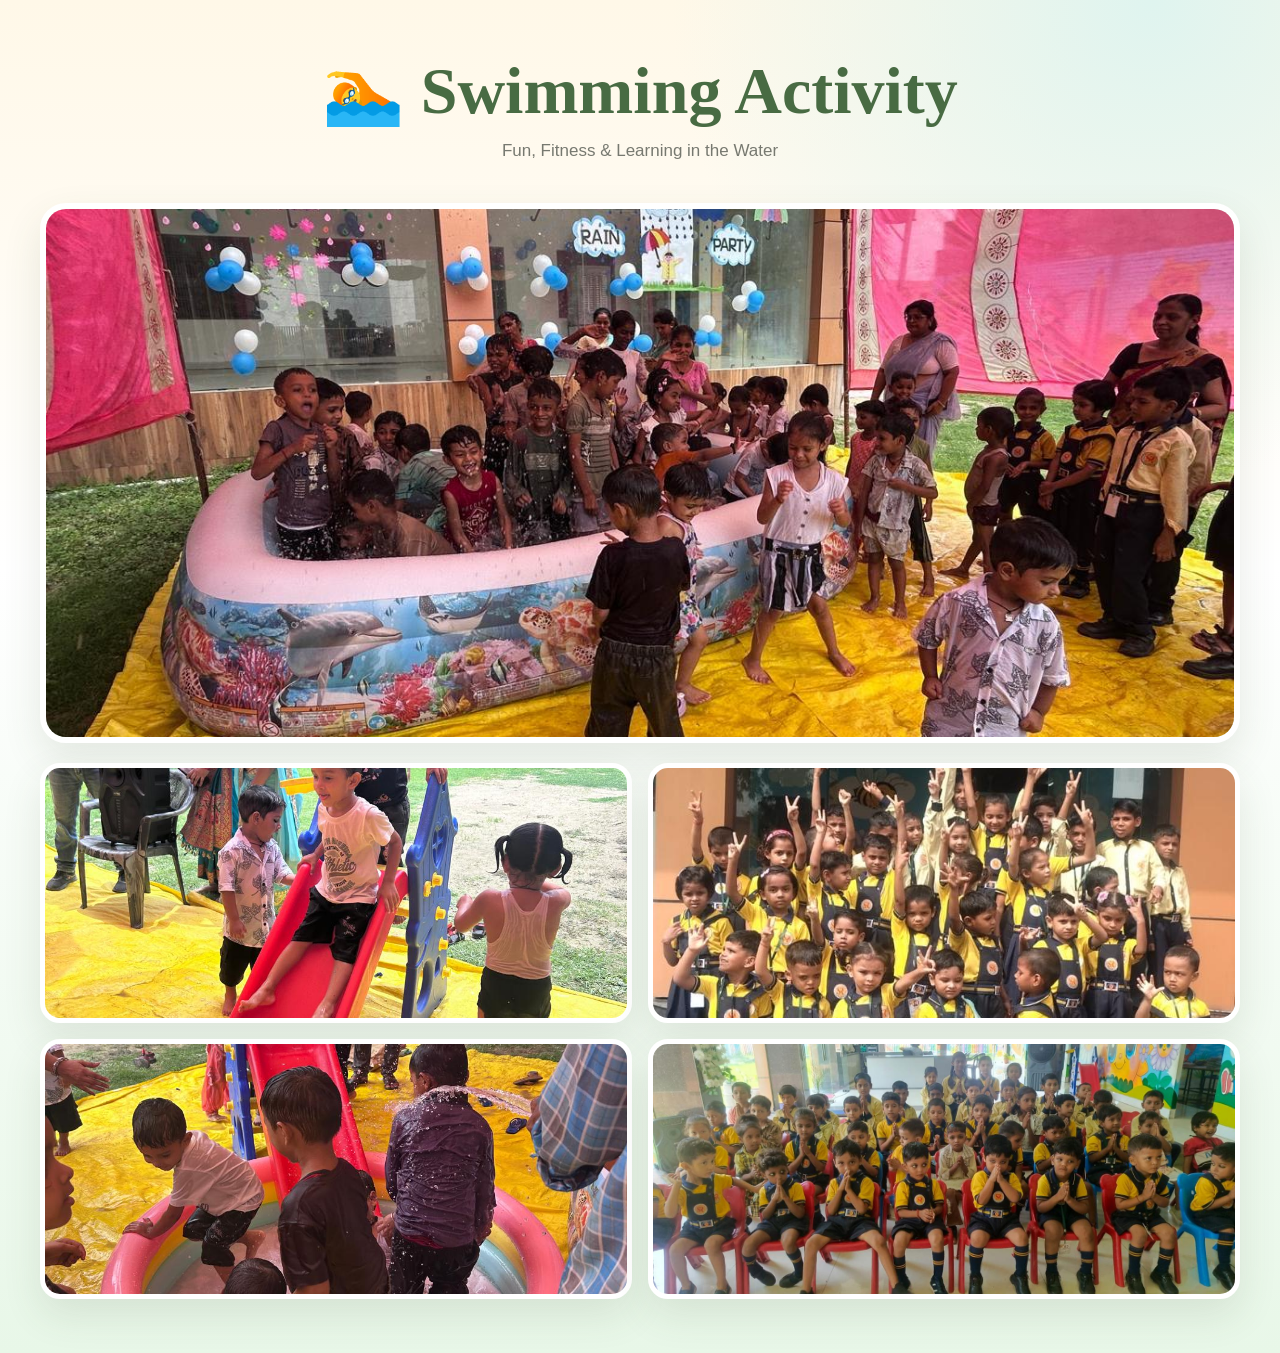
<file: swimming-activity.html>
<!DOCTYPE html>
<html lang="en">
<head>
    <meta charset="UTF-8">
    <meta name="viewport" content="width=device-width, initial-scale=1.0">

    <title>Swimming Activity</title>

    <!-- Bootstrap -->
    <link
        href="https://cdn.jsdelivr.net/npm/bootstrap@5.3.3/dist/css/bootstrap.min.css"
        rel="stylesheet"
    >

    <style>
        :root {
            --green: #486b43;
            --accent: #6ead65;
            --gold: #f2c14e;
            --cream: #fff8e8;
            --mint: #e8f7e8;
            --text: #55564f;
            --shadow: 0 16px 38px rgba(64, 82, 52, .12);
        }

        body {
            margin: 0;
            background:
                radial-gradient(circle at 90% 0, #dff4ef 0, transparent 30rem),
                linear-gradient(180deg, var(--cream), #fff 42%, var(--mint));
            color: var(--text);
            font-family: "DM Sans", Arial, sans-serif;
        }

        .page {
            width: min(1200px, calc(100% - 40px));
            margin: auto;
            padding: clamp(28px, 5vw, 54px) 0;
        }

        .heading {
            text-align: center;
            margin-bottom: clamp(24px, 4vw, 40px);
        }

        .heading h1 {
            margin: 0;
            color: var(--green);
            font-family: "Playfair Display", Georgia, serif;
            font-size: clamp(36px, 6vw, 66px);
            font-weight: 700;
            line-height: 1.12;
            text-wrap: balance;
        }

        .heading p {
            margin: 10px 0 0;
            color: #777970;
            font-size: clamp(14px, 2vw, 17px);
        }

        .big-photo {
            width: 100%;
            height: clamp(280px, 48vw, 540px);
            overflow: hidden;
            border: 6px solid #fff;
            border-radius: 26px;
            background: var(--mint);
            box-shadow: var(--shadow);
            margin-bottom: 20px;
        }

        .big-photo img {
            width: 100%;
            height: 100%;
            object-fit: cover;
            object-position: center;
            display: block;
            transition: transform .6s ease;
        }

        .big-photo:hover img {
            transform: scale(1.025);
        }

        .photo {
            height: clamp(170px, 22vw, 260px);
            overflow: hidden;
            border: 5px solid #fff;
            border-radius: 20px;
            background: #fff;
            box-shadow: var(--shadow);
            transition: transform .25s ease, box-shadow .25s ease;
        }

        .photo:hover {
            transform: translateY(-4px);
            box-shadow: 0 20px 42px rgba(64, 82, 52, .17);
        }

        .photo img {
            width: 100%;
            height: 100%;
            object-fit: cover;
            display: block;
            transition: transform .45s ease;
        }

        .photo:hover img {
            transform: scale(1.04);
        }

        @media (max-width: 767px) {
            .page {
                width: calc(100% - 28px);
            }
        }

        @media (max-width: 480px) {
            .big-photo {
                height: 300px;
                border-width: 4px;
                border-radius: 19px;
            }

            .photo {
                height: 165px;
                border-width: 3px;
                border-radius: 15px;
            }
        }

        @media (prefers-reduced-motion: reduce) {
            *, *::before, *::after {
                scroll-behavior: auto !important;
                transition-duration: .01ms !important;
            }
        }
    </style>
</head>

<body>

<div class="page">

    <!-- Heading -->
    <div class="heading">
        <h1>🏊 Swimming Activity</h1>
        <p>Fun, Fitness & Learning in the Water</p>
    </div>


    <!-- BIG PHOTO -->
    <div class="big-photo">
        <img src="assets/swimming-1.jpg" alt="Swimming Activity">
    </div>


    <!-- 5 OTHER PHOTOS -->
    <div class="row g-3">

        <div class="col-6">
            <div class="photo">
                <img src="assets/swimming-2.jpg" alt="Swimming Activity">
            </div>
        </div>

        <div class="col-6">
            <div class="photo">
                <img src="assets/swimming-3.jpg" alt="Swimming Activity">
            </div>
        </div>

        <div class="col-6">
            <div class="photo">
                <img src="assets/swimming-4.jpg" alt="Swimming Activity">
            </div>
        </div>

        <div class="col-6">
            <div class="photo">
                <img src="assets/swimming-5.jpg" alt="Swimming Activity">
            </div>
        </div>

    </div>

</div>

</body>
</html>
</file>
<file: css/style.css>
﻿/* =========================================================
   SCHOOL WEBSITE - BRIGHT PREMIUM THEME
========================================================= */

:root {
    color-scheme: light;
    --green: #3b5f36;
    --green-deep: #284d27;
    --green-accent: #284d27;
    --gold: #f2c14e;
    --gold-deep: #dca932;
    --cream: #fff8e8;
    --white: #fff;
    --mint: #e8f7e8;
    --peach: #ffeae2;
    --lavender: #f2eafe;
    --text: #55564f;
    --muted: #777970;
    --border: #e8e3d6;
    --surface: #fff;
    --shadow: 0 14px 38px rgba(64, 82, 52, .11);
    --shadow-hover: 0 22px 48px rgba(64, 82, 52, .17);
    --radius: 22px;
    --radius-sm: 14px;
    --section-space: clamp(52px, 6vw, 76px);
    --card-space: clamp(20px, 2.5vw, 26px);
    --heading: "Playfair Display", Georgia, serif;
    --body: "DM Sans", Arial, sans-serif;
    --container: 1150px;
}

* {
    box-sizing: border-box;
}

html {
    scroll-behavior: smooth;
    overflow-x: clip;
    scroll-padding-top: 24px;
}

body {
    margin: 0;
    overflow-x: clip;
    background: var(--white);
    color: var(--text);
    font-family: var(--body);
    font-size: 16px;
    line-height: 1.7;
    -webkit-font-smoothing: antialiased;
}

img,
svg {
    display: block;
    max-width: 100%;
}

img {
    height: auto;
}

a {
    color: inherit;
    text-decoration: none;
}

button,
input,
textarea,
select {
    font: inherit;
}

button {
    cursor: pointer;
}

ul {
    list-style: none;
}

.container {
    width: min(var(--container), calc(100% - 48px));
    margin-inline: auto;
}

:focus-visible {
    outline: 3px solid var(--gold-deep);
    outline-offset: 3px;
}

/* Shared sections, headings and buttons */
.section {
    padding: var(--section-space) 0;
    background: var(--white);
}

.light-section {
    background:
        radial-gradient(ellipse at 0 0, rgba(242, 234, 254, .62), transparent 42%),
        var(--cream);
}

#about,
#life {
    background:
        radial-gradient(ellipse at 100% 8%, rgba(232, 247, 232, .8), transparent 38%),
        var(--white);
}

.section-heading {
    max-width: 760px;
    margin: 0 auto clamp(24px, 3vw, 36px);
    text-align: center;
}

.section-label {
    display: inline-block;
    margin-bottom: 10px;
    color: var(--green-accent);
    font-size: 12px;
    font-weight: 800;
    letter-spacing: .17em;
    line-height: 1.4;
    text-transform: uppercase;
}

.section-heading h2,
.about-content h2 {
    color: var(--green);
    font-family: var(--heading);
    font-size: clamp(31px, 4.2vw, 49px);
    font-weight: 700;
    line-height: 1.16;
    text-wrap: balance;
}

.section-heading h2 {
    position: relative;
    width: fit-content;
    max-width: 100%;
    margin: 0 auto 17px;
    padding-bottom: 13px;
}

.section-heading h2::after {
    position: absolute;
    bottom: 0;
    left: 50%;
    width: 58px;
    height: 4px;
    border-radius: 4px;
    background: linear-gradient(90deg, var(--gold), var(--green-accent));
    content: "";
    transform: translateX(-50%);
}

.section-heading p,
.about-content p {
    color: var(--muted);
}

.btn {
    display: inline-flex;
    min-height: 48px;
    align-items: center;
    justify-content: center;
    gap: 8px;
    padding: 12px 23px;
    border: 1px solid transparent;
    border-radius: 999px;
    font-size: 14px;
    font-weight: 800;
    line-height: 1.3;
    text-align: center;
    transition: transform .2s ease, box-shadow .2s ease, background .2s ease;
}

.btn:hover {
    transform: translateY(-2px);
}

.btn-primary {
    background: var(--gold);
    color: #3c482c;
    box-shadow: 0 8px 20px rgba(196, 145, 35, .2);
}

.btn-primary:hover {
    background: #f7d274;
    box-shadow: 0 12px 26px rgba(196, 145, 35, .27);
}

.btn-outline {
    border-color: rgba(255, 255, 255, .78);
    background: rgba(255, 255, 255, .13);
    color: var(--white);
    backdrop-filter: blur(8px);
}

.btn-outline:hover {
    background: var(--white);
    color: var(--green);
}

/* Top contact bar */
.topbar {
    border-bottom: 1px solid #e9e5d8;
    background: var(--mint);
    color: var(--green-deep);
    font-size: 13px;
}

.topbar-inner {
    display: flex;
    min-height: 40px;
    align-items: center;
    justify-content: space-between;
    gap: 16px;
}

.top-admission,
.topbar-right,
.top-contact-links,
.top-social-links,
.topbar-right a,
.top-contact-links a {
    display: flex;
    align-items: center;
}

.top-admission {
    gap: 9px;
    font-weight: 700;
}

.admission-dot {
    width: 8px;
    height: 8px;
    flex: 0 0 8px;
    border-radius: 50%;
    background: var(--green-accent);
    box-shadow: 0 0 0 4px rgba(110, 173, 101, .16);
}

.topbar-right {
    flex: 0 1 auto;
    justify-content: flex-end;
    gap: 12px;
}

.top-contact-links {
    flex-wrap: wrap;
    justify-content: flex-end;
    gap: 14px;
}

.top-social-links {
    flex: 0 0 auto;
    gap: 8px;
}

.topbar-right a {
    gap: 7px;
    transition: color .2s ease;
}

.topbar-right a:hover,
.top-icon {
    color: var(--green-accent);
}

.topbar-right .top-social-link {
    width: 30px;
    height: 30px;
    flex: 0 0 30px;
    justify-content: center;
    border: 1px solid rgba(40, 77, 39, .14);
    border-radius: 50%;
    background: rgba(255, 255, 255, .72);
    transition: color .2s ease, background-color .2s ease, border-color .2s ease, transform .2s ease;
}

.top-social-link svg {
    width: 16px;
    height: 16px;
}

.facebook-link {
    color: #1877f2;
}

.instagram-link {
    color: #c13584;
}

.topbar-right .top-social-link:hover {
    transform: translateY(-1px);
    border-color: currentColor;
    background: var(--white);
}

.top-divider {
    width: 1px;
    height: 15px;
    flex: 0 0 1px;
    background: #cbdcc8;
}

/* Header and brand */
.main-header {
    position: relative;
    z-index: 100;
    border-bottom: 1px solid #efe9dc;
    background: linear-gradient(110deg, #fffdf6, var(--white) 58%, #f8fff5);
    box-shadow: 0 5px 20px rgba(64, 82, 52, .06);
}

.header-inner {
    display: flex;
    min-height: 112px;
    align-items: center;
    justify-content: space-between;
    gap: 24px;
}

.school-brand {
    display: flex;
    min-width: 0;
    align-items: center;
    gap: 16px;
}

.school-logo {
    display: grid;
    width: 88px;
    height: 88px;
    flex: 0 0 88px;
    place-items: center;
    padding: 6px;
    border: 2px solid #e7c76e;
    border-radius: 50%;
    background: var(--white);
    box-shadow: 0 0 0 5px rgba(242, 193, 78, .12), 0 8px 22px rgba(64, 82, 52, .1);
}

.school-logo img {
    width: 100%;
    height: 100%;
    border-radius: 50%;
    object-fit: contain;
}

.school-info {
    display: flex;
    min-width: 0;
    flex-direction: column;
}

.school-info h2 {
    margin: 0;
    color: var(--green);
    font-family: var(--heading);
    font-size: clamp(19px, 2.3vw, 29px);
    font-weight: 800;
    line-height: 1.2;
    overflow-wrap: anywhere;
}

.school-info span {
    margin-top: 5px;
    color: var(--muted);
    font-size: 11px;
    font-weight: 700;
    letter-spacing: .13em;
    text-transform: uppercase;
}

.header-actions {
    display: flex;
    align-items: center;
    gap: 11px;
    margin-left: auto;
}

.cbse-badge {
    display: flex;
    min-height: 54px;
    align-items: center;
    gap: 9px;
    padding: 7px 12px;
    border: 1px solid #d9e7ce;
    border-radius: 15px;
    background: linear-gradient(135deg, #f5faef, #fffdf5);
    color: var(--green-deep);
    white-space: nowrap;
}

.cbse-badge-mark {
    display: grid;
    width: 32px;
    height: 32px;
    flex: 0 0 32px;
    place-items: center;
    border: 1px solid rgba(40, 77, 39, .16);
    border-radius: 50%;
    background: var(--green-accent);
    color: var(--white);
    font-size: 16px;
    font-weight: 800;
}

.cbse-badge-copy {
    display: flex;
    flex-direction: column;
    line-height: 1.2;
}

.cbse-badge-copy small {
    color: var(--muted);
    font-size: 9px;
    font-weight: 800;
    letter-spacing: .12em;
}

.cbse-badge-copy strong {
    margin-top: 3px;
    font-size: 12px;
    font-weight: 800;
}

.header-action {
    display: flex;
    min-width: 158px;
    align-items: center;
    gap: 11px;
    padding: 10px 13px;
    border: 1px solid transparent;
    border-radius: 15px;
    transition: transform .2s ease, box-shadow .2s ease;
}

.header-action:hover {
    transform: translateY(-3px);
    box-shadow: var(--shadow);
}

.admission-action {
    border-color: #efdfa9;
    background: #fff8e3;
    color: #69521a;
}

.enquiry-action {
    border-color: #d9ead5;
    background: var(--mint);
    color: var(--green-deep);
}

.action-icon {
    display: grid;
    width: 39px;
    height: 39px;
    flex: 0 0 39px;
    place-items: center;
    border-radius: 12px;
    background: var(--gold);
    color: var(--green-deep);
    font-size: 17px;
}

.enquiry-action .action-icon {
    background: #cce9c5;
}

.header-action small,
.header-action strong {
    display: block;
    line-height: 1.35;
}

.header-action small {
    color: var(--muted);
    font-size: 10px;
    font-weight: 600;
}

.header-action strong {
    margin-top: 2px;
    font-size: 13px;
    font-weight: 800;
}

.menu-button {
    display: none;
    width: 44px;
    height: 44px;
    flex: 0 0 44px;
    flex-direction: column;
    align-items: center;
    justify-content: center;
    gap: 5px;
    border: 1px solid var(--border);
    border-radius: 13px;
    background: var(--white);
}

.menu-button span {
    width: 20px;
    height: 2px;
    border-radius: 2px;
    background: var(--green);
    transition: transform .2s ease;
}

/* Navigation */
.navigation {
    position: relative;
    z-index: 90;
    background: var(--cream);
    box-shadow: 0 5px 16px rgba(64, 82, 52, .06);
}

.navigation-inner {
    display: flex;
    justify-content: center;
}

#mainNavigation {
    width: 100%;
}

.nav-links {
    display: flex;
    min-height: 55px;
    align-items: center;
    justify-content: center;
    gap: 4px;
    margin: 0;
    padding: 0;
}

.nav-links > li {
    position: relative;
}

.nav-links > li > a,
.nav-dropdown-toggle {
    display: flex;
    min-height: 40px;
    align-items: center;
    justify-content: center;
    gap: 8px;
    padding: 8px 12px;
    border: 0;
    border-radius: 999px;
    background: transparent;
    color: var(--green-deep);
    font-size: 13px;
    font-weight: 700;
    white-space: nowrap;
    transition: color .2s ease, background .2s ease;
}

.nav-links > li > a:hover,
.nav-dropdown-toggle:hover,
.nav-links > li > a.active {
    background: var(--mint);
    color: var(--green);
}

.nav-contact,
.nav-contact:hover {
    margin-left: 5px;
    padding-inline: 17px !important;
    background: var(--green-accent) !important;
    color: var(--white) !important;
}

.nav-contact:hover {
    background: var(--green) !important;
}

.nav-login,
.nav-login:hover {
    margin-left: 5px;
    padding-inline: 17px !important;
    background: var(--gold) !important;
    color: #3c482c !important;
}

.nav-login:hover {
    background: var(--gold-deep) !important;
}

.dropdown-arrow {
    font-size: 15px;
    transition: transform .2s ease;
}

.nav-dropdown:hover .dropdown-arrow,
.nav-dropdown:focus-within .dropdown-arrow,
.nav-dropdown.open .dropdown-arrow {
    transform: rotate(180deg);
}

.nav-dropdown::after {
    position: absolute;
    top: 100%;
    right: 0;
    left: 0;
    height: 9px;
    content: "";
}

.nav-dropdown-menu {
    position: absolute;
    top: calc(100% + 7px);
    left: 0;
    z-index: 10;
    min-width: 220px;
    margin: 0;
    padding: 8px;
    border: 1px solid var(--border);
    border-radius: 16px;
    background: var(--white);
    box-shadow: var(--shadow);
    opacity: 0;
    visibility: hidden;
    transform: translateY(7px);
    transition: opacity .2s ease, transform .2s ease, visibility .2s ease;
}

.nav-dropdown:hover .nav-dropdown-menu,
.nav-dropdown:focus-within .nav-dropdown-menu,
.nav-dropdown.open .nav-dropdown-menu {
    opacity: 1;
    visibility: visible;
    transform: translateY(0);
}

.nav-dropdown-menu li a {
    display: block;
    padding: 10px 12px;
    border-radius: 10px;
    color: var(--text);
    font-size: 13px;
    font-weight: 600;
    transition: background .2s ease, color .2s ease;
}

.nav-dropdown-menu li a:hover {
    background: var(--mint);
    color: var(--green);
}

.theme-toggle {
    display: grid;
    width: 38px;
    height: 38px;
    place-items: center;
    margin-left: 5px;
    border: 1px solid #e9d58f;
    border-radius: 50%;
    background: #fff6d9;
    color: var(--green);
    font-size: 17px;
    transition: transform .2s ease, background .2s ease;
}

.theme-toggle:hover {
    transform: rotate(12deg);
    background: var(--gold);
}

/* Hero and carousel */
.hero {
    position: relative;
    display: flex;
    min-height: clamp(560px, 76svh, 780px);
    align-items: center;
    isolation: isolate;
    overflow: hidden;
    background: #1b1b1b;
}

.hero-slides {
    position: absolute;
    z-index: -2;
    inset: 0;
}

.hero-slide {
    position: absolute;
    inset: 0;
    width: 100%;
    height: 100%;
    object-fit: cover;
    object-position: center 42%;
    opacity: 0;
    transform: scale(1.015);
    transition: opacity .9s ease, transform 7s ease;
}

.hero-slide.is-active {
    opacity: 1;
    transform: scale(1.07);
}

.hero-overlay {
    position: absolute;
    z-index: -1;
    inset: 0;
    background:
        linear-gradient(90deg, rgba(31, 31, 31, 0.68), rgba(0, 0, 0, .38) 48%, rgba(0, 0, 0, .16)),
        linear-gradient(0deg, rgba(58, 57, 57, 0.3), transparent 58%);
}

.hero-container {
    position: relative;
    z-index: 2;
    width: min(var(--container), 92%);
}

.hero-content {
    width: min(820px, 82%);
    margin-left: clamp(48px, 5vw, 68px);
    padding: 90px 0 132px;
    color: var(--white);
    animation: hero-content-in .7s ease both;
}

.hero-label {
    display: inline-flex;
    align-items: center;
    gap: 10px;
    margin-bottom: 22px;
    padding: 9px 15px;
    border: 1px solid rgba(255, 226, 154, .65);
    border-radius: 999px;
    background: rgba(24, 24, 24, .62);
    color: #37f707;
    font-size: 11px;
    font-weight: 800;
    letter-spacing: .17em;
    text-transform: uppercase;
    backdrop-filter: blur(8px);
}

.hero-label::before {
    width: 7px;
    height: 7px;
    border-radius: 50%;
    background: var(--gold);
    box-shadow: 0 0 0 4px rgba(242, 193, 78, .2);
    content: "";
}

.hero h1 {
    max-width: 800px;
    margin: 0 0 22px;
    font-family: var(--heading);
    font-size: clamp(42px, 6.2vw, 84px);
    font-weight: 800;
    letter-spacing: -.035em;
    line-height: 1.08;
    text-wrap: balance;
}

.hero h1 span:not(.hero-title-primary) {
    color: #fdd90c;
}

.hero h1 .hero-title-primary {
    color:rgb(34, 236, 203);
    white-space: normal;
}

.hero-description {
    max-width: 590px;
    margin: 0 0 30px;
    color: rgba(255, 255, 255, .92);
    font-size: clamp(16px, 1.5vw, 19px);
    line-height: 1.75;
}

.hero-buttons {
    display: flex;
    flex-wrap: wrap;
    align-items: center;
    gap: 13px;
}

.hero-buttons .btn {
    min-height: 52px;
    padding-inline: 23px;
    border-radius: 12px;
}

.hero-buttons .btn-primary {
    box-shadow: 0 9px 24px rgba(242, 193, 78, .24);
}

.hero-buttons .btn-outline {
    border-color: rgba(255, 255, 255, .68);
    background: rgba(255, 255, 255, .1);
}

.hero-slider-side-controls {
    position: absolute;
    z-index: 3;
    inset: 0;
    display: flex;
    align-items: center;
    justify-content: space-between;
    padding: 0 clamp(14px, 4vw, 56px);
    pointer-events: none;
}

.hero-slider-arrow {
    display: grid;
    width: 50px;
    height: 50px;
    flex: 0 0 auto;
    place-items: center;
    margin: 0;
    border: 1px solid rgba(255, 255, 255, .55);
    border-radius: 50%;
    background: rgba(24, 24, 24, .62);
    box-shadow: 0 8px 24px rgba(0, 0, 0, .24);
    color: var(--white);
    font-size: 23px;
    pointer-events: auto;
    backdrop-filter: blur(10px);
    transition: transform .2s ease, background .2s ease;
}

.hero-slider-arrow:hover {
    transform: scale(1.08);
    background: rgba(48, 48, 48, .92);
}

.hero-slider-controls {
    position: absolute;
    z-index: 3;
    bottom: 26px;
    left: 50%;
    display: flex;
    width: max-content;
    max-width: calc(100% - 28px);
    align-items: center;
    gap: 12px;
    padding: 8px 11px;
    border: 1px solid rgba(255, 255, 255, .34);
    border-radius: 999px;
    background: rgba(24, 24, 24, .68);
    box-shadow: 0 8px 28px rgba(0, 0, 0, .2);
    transform: translateX(-50%);
    backdrop-filter: blur(12px);
}

.hero-slider-dots {
    display: flex;
    max-width: min(54vw, 350px);
    align-items: center;
    justify-content: center;
    gap: 3px;
}

.hero-slider-dot {
    display: grid;
    width: 21px;
    height: 30px;
    flex: 0 0 21px;
    place-items: center;
    padding: 0;
    border: 0;
    border-radius: 999px;
    background: transparent;
    transition: width .18s ease, flex-basis .18s ease;
}

.hero-slider-dot::before {
    width: 7px;
    height: 7px;
    border-radius: 999px;
    background: rgba(255, 255, 255, .78);
    content: "";
    transition: width .18s ease, background .18s ease;
}

.hero-slider-dot.is-active {
    width: 28px;
    flex-basis: 28px;
}

.hero-slider-dot.is-active::before {
    width: 18px;
    background: var(--gold);
}

.hero-slider-toggle {
    display: grid;
    width: 32px;
    height: 32px;
    flex: 0 0 auto;
    place-items: center;
    padding: 0;
    border: 1px solid rgba(255, 255, 255, .4);
    border-radius: 50%;
    background: rgba(255, 255, 255, .12);
    color: var(--white);
    font-size: 12px;
    line-height: 1;
    transition: transform .18s ease, background .18s ease;
}

.hero-slider-toggle:hover {
    transform: scale(1.06);
    background: rgba(255, 255, 255, .24);
}

.hero-slider-arrow:focus-visible,
.hero-slider-toggle:focus-visible,
.hero-slider-dot:focus-visible {
    outline: 2px solid #ffda79;
    outline-offset: 2px;
}

@keyframes hero-content-in {
    from { opacity: 0; transform: translateY(14px); }
    to { opacity: 1; transform: translateY(0); }
}

/* Feature cards */
.features-section {
    position: relative;
    z-index: 5;
    margin-top: -36px;
    padding-bottom: 20px;
}

.feature-grid {
    display: grid;
    grid-template-columns: repeat(3, minmax(0, 1fr));
    gap: 16px;
}

.feature-card,
.academic-card,
.vision-card,
.leader-card,
.leadership-feature,
.contact-info,
.contact-form {
    min-width: 0;
    border: 1px solid var(--border);
    border-radius: var(--radius);
    background: var(--surface);
    box-shadow: var(--shadow);
}

.feature-card,
.academic-card,
.vision-card,
.leader-card {
    transition: transform .25s ease, box-shadow .25s ease;
}

.feature-card:hover,
.academic-card:hover,
.vision-card:hover,
.leader-card:hover {
    transform: translateY(-5px);
    box-shadow: var(--shadow-hover);
}

.feature-card {
    padding: var(--card-space);
}

.feature-icon,
.vision-icon {
    display: grid;
    width: 54px;
    height: 54px;
    place-items: center;
    margin-bottom: 16px;
    border-radius: 17px;
    background: var(--gold);
    color: var(--green);
    font-size: 24px;
}

.feature-card:nth-child(3n + 2) .feature-icon {
    background: #ccecc8;
}

.feature-card:nth-child(3n) .feature-icon {
    background: #f4e7ff;
}

.feature-card h3,
.academic-card h3,
.vision-card h3,
.leader-content h3,
.contact-info h3,
.contact-form h3 {
    color: var(--green);
    font-family: var(--heading);
    line-height: 1.3;
}

.feature-card h3 {
    margin-bottom: 7px;
    font-size: 21px;
}

.feature-card p,
.academic-card p,
.vision-card p,
.leader-content p {
    color: var(--muted);
    font-size: 14px;
}

/* About */
.about-grid {
    display: grid;
    grid-template-columns: minmax(0, 1fr) minmax(0, 1fr);
    align-items: center;
    gap: clamp(28px, 4vw, 52px);
}

.about-image {
    position: relative;
    min-width: 0;
    padding: 0 18px 18px 0;
}

.about-image::before {
    position: absolute;
    z-index: 0;
    inset: 20px 0 0 18px;
    border-radius: var(--radius);
    background: var(--mint);
    content: "";
}

.about-image > img {
    position: relative;
    z-index: 1;
    width: 100%;
    aspect-ratio: 4 / 3;
    border-radius: var(--radius);
    box-shadow: var(--shadow);
    object-fit: cover;
}

.experience-box {
    position: absolute;
    z-index: 2;
    right: 0;
    bottom: 3px;
    padding: 13px 17px;
    border: 3px solid var(--white);
    border-radius: 18px;
    background: var(--gold);
    color: var(--green-deep);
    box-shadow: var(--shadow);
}

.experience-box strong {
    display: block;
    font-family: var(--heading);
    font-size: 32px;
    line-height: 1;
}

.experience-box span {
    font-size: 12px;
    font-weight: 700;
}

.about-content h2 {
    margin: 0 0 13px;
}

.about-content p {
    margin-bottom: 11px;
}

.about-content .btn {
    margin-top: 8px;
}

/* Leadership */
.leadership-feature {
    width: min(640px, 100%);
    margin: 0 auto 24px;
    padding: 14px;
    text-align: center;
}

.leadership-feature img {
    width: min(560px, 100%);
    aspect-ratio: 1;
    margin: 0 auto;
    border-radius: 17px;
    object-fit: cover;
    object-position: center;
}

.leadership-caption {
    margin-top: 12px;
    color: var(--green);
    font-family: "Nirmala UI", "Noto Serif Devanagari", serif;
    font-size: clamp(20px, 3vw, 28px);
    font-weight: 700;
    line-height: 1.55;
}

.leaders-grid {
    display: grid;
    max-width: var(--container);
    grid-template-columns: repeat(3, minmax(0, 1fr));
    gap: 17px;
    margin: 0 auto;
}

.leader-card {
    display: flex;
    flex-direction: column;
    overflow: hidden;
    text-align: center;
}

.leader-card img {
    width: 100%;
    height: clamp(240px, 28vw, 360px);
    object-fit: cover;
    object-position: center 30%;
}

.leader-content {
    padding: 17px;
}

.leader-role {
    color: var(--green-accent);
    font-size: 11px;
    font-weight: 800;
    letter-spacing: .12em;
    text-transform: uppercase;
}

.leader-content h3 {
    margin: 5px 0 8px;
    font-size: 22px;
}

/* Vision and academics */
.vision-grid,
.life-grid {
    display: grid;
    grid-template-columns: repeat(2, minmax(0, 1fr));
    gap: 17px;
}

.vision-card {
    padding: clamp(20px, 3vw, 29px);
    border-top: 4px solid var(--gold);
    background: linear-gradient(145deg, var(--white), #fffaf0);
}

.vision-card:nth-child(2) {
    border-top-color: var(--green-accent);
    background: linear-gradient(145deg, var(--white), #f2fbef);
}

.vision-icon {
    width: 50px;
    height: 50px;
    font-size: 25px;
}

.vision-card h3 {
    margin-bottom: 7px;
    font-size: 25px;
}

.academic-grid {
    display: grid;
    grid-template-columns: repeat(4, minmax(0, 1fr));
    gap: 15px;
}

.academic-card {
    padding: 20px 18px;
    background: linear-gradient(150deg, var(--white), #fffdf7);
}

.academic-card:nth-child(4n + 2) {
    background: linear-gradient(150deg, var(--white), var(--mint));
}

.academic-card:nth-child(4n + 3) {
    background: linear-gradient(150deg, var(--white), var(--peach));
}

.academic-card:nth-child(4n + 4) {
    background: linear-gradient(150deg, var(--white), var(--lavender));
}

.academic-number {
    color: var(--gold-deep);
    font-size: 13px;
    font-weight: 800;
    letter-spacing: .12em;
}

.academic-card h3 {
    margin: 8px 0;
    font-size: 20px;
}

/* Stats strip */
.stats-section {
    padding: clamp(34px, 4vw, 48px) 0;
    background:
        radial-gradient(ellipse at 10% 0, rgba(255, 255, 255, .74), transparent 45%),
        linear-gradient(105deg, var(--mint), #f5f9dc 54%, #fff2cf);
    color: var(--green);
}

.stats-grid {
    display: grid;
    grid-template-columns: repeat(4, minmax(0, 1fr));
    gap: 12px;
    text-align: center;
}

.stat {
    padding: 5px;
}

.stat strong {
    display: block;
    color: var(--green);
    font-family: var(--heading);
    font-size: clamp(32px, 4vw, 48px);
    line-height: 1.2;
}

.stat span {
    color: var(--text);
    font-size: 13px;
    font-weight: 700;
}

/* School life */
.life-card {
    position: relative;
    min-height: 260px;
    overflow: hidden;
    border: 5px solid var(--white);
    border-radius: var(--radius);
    background-color: var(--mint);
    background-position: center;
    background-size: cover;
    box-shadow: var(--shadow);
    transition: transform .25s ease, box-shadow .25s ease;
}

.life-card:hover {
    transform: translateY(-4px);
    box-shadow: var(--shadow-hover);
}

.life-overlay {
    position: absolute;
    inset: 0;
    display: flex;
    align-items: flex-end;
    padding: 19px;
    background: linear-gradient(0deg, rgba(40, 62, 35, .84), rgba(40, 62, 35, .08) 75%);
    color: var(--white);
}

.life-overlay h3 {
    margin-bottom: 4px;
    font-family: var(--heading);
    font-size: clamp(22px, 3vw, 29px);
}

.life-overlay p {
    color: rgba(255, 255, 255, .9);
    font-size: 14px;
}

/* Inauguration */

.inauguration-section {
    scroll-margin-top: 24px;
    padding: var(--section-space) 0;
    background:
        radial-gradient(ellipse at 8% 0, rgba(242, 193, 78, .2), transparent 34%),
        linear-gradient(145deg, #fffaf0, #fff 58%, #f7f5ee);
}

.inauguration-heading {
    margin-bottom: clamp(24px, 3vw, 38px);
}

.inauguration-heading > p {
    max-width: 620px;
    margin: 0 auto;
    color: var(--muted);
}

.inauguration-guests {
    display: grid;
    grid-template-columns: minmax(0, 1fr) minmax(180px, .72fr) minmax(0, 1fr);
    align-items: center;
    gap: clamp(16px, 3vw, 34px);
}

.inauguration-guest {
    min-width: 0;
    padding: 10px;
    border: 1px solid rgba(72, 107, 67, .13);
    border-radius: var(--radius);
    background: var(--white);
    box-shadow: var(--shadow);
    text-align: center;
}

.inauguration-guest img {
    width: 100%;
    height: clamp(230px, 29vw, 350px);
    border-radius: 15px;
    background: #f4f0e8;
    object-fit: contain;
}

.inauguration-guest h3 {
    margin: 14px 4px 2px;
    color: var(--green);
    font-size: clamp(15px, 1.4vw, 18px);
    line-height: 1.35;
}

.inauguration-guest p {
    margin: 0 4px 7px;
    color: var(--muted);
    font-size: 12px;
    font-weight: 700;
    letter-spacing: .04em;
    line-height: 1.5;
    text-transform: uppercase;
}

.inauguration-message {
    padding: 24px 12px;
    text-align: center;
}

.inauguration-message > span {
    display: inline-grid;
    width: 42px;
    height: 42px;
    place-items: center;
    border: 1px solid rgba(220, 169, 50, .4);
    border-radius: 50%;
    background: rgba(242, 193, 78, .16);
    color: var(--gold-deep);
    font-size: 20px;
}

.inauguration-message h3 {
    margin: 12px 0 8px;
    color: var(--green);
    font-family: var(--heading);
    font-size: clamp(23px, 2.5vw, 34px);
    line-height: 1.15;
}

.inauguration-message p {
    margin: 0;
    color: var(--muted);
    font-size: 14px;
    line-height: 1.7;
}

.inauguration-gallery {
    display: grid;
    grid-template-columns: repeat(3, minmax(0, 1fr));
    gap: clamp(12px, 1.8vw, 20px);
    margin-top: clamp(28px, 4vw, 46px);
}

.inauguration-gallery figure {
    overflow: hidden;
    aspect-ratio: 4 / 3;
    margin: 0;
    padding: 5px;
    border: 1px solid rgba(72, 107, 67, .12);
    border-radius: 17px;
    background: var(--white);
    box-shadow: var(--shadow);
    transition: transform .25s ease, box-shadow .25s ease;
}

.inauguration-gallery figure:hover {
    transform: translateY(-4px);
    box-shadow: var(--shadow-hover);
}

.inauguration-gallery img {
    width: 100%;
    height: 100%;
    border-radius: 11px;
    background: #f4f0e8;
    object-fit: contain;
}

@media (max-width: 800px) {
    .inauguration-guests {
        grid-template-columns: repeat(2, minmax(0, 1fr));
        gap: 16px;
    }

    .inauguration-message {
        grid-column: 1 / -1;
        grid-row: 1;
        padding: 0 12px 6px;
    }

    .inauguration-guest img {
        height: clamp(220px, 42vw, 320px);
    }

    .inauguration-gallery {
        grid-template-columns: repeat(2, minmax(0, 1fr));
    }
}

@media (max-width: 480px) {
    .inauguration-section .container {
        width: min(var(--container), calc(100% - 28px));
    }

    .inauguration-guests {
        gap: 10px;
    }

    .inauguration-guest {
        padding: 7px;
        border-radius: 16px;
    }

    .inauguration-guest img {
        height: clamp(180px, 58vw, 250px);
        border-radius: 11px;
    }

    .inauguration-guest p {
        font-size: 10px;
    }

    .inauguration-gallery {
        gap: 9px;
    }

    .inauguration-gallery figure {
        padding: 3px;
        border-radius: 12px;
    }

    .inauguration-gallery img {
        border-radius: 8px;
    }
}

@media (prefers-reduced-motion: reduce) {
    .inauguration-gallery figure {
        transition: none;
    }
}

.gallery-grid {
    display: grid;
    grid-template-columns: repeat(3, minmax(0, 1fr));
    gap: 13px;
}

.gallery-item {
    overflow: hidden;
    aspect-ratio: 4 / 3;
    margin: 0;
    border: 5px solid var(--white);
    border-radius: 17px;
    background: var(--lavender);
    box-shadow: var(--shadow);
}

.gallery-item img {
    width: 100%;
    height: 100%;
    object-fit: cover;
    transition: transform .4s ease;
}

.gallery-item:hover img {
    transform: scale(1.055);
}

/* Admission */
.admission-section {
    padding: var(--section-space) 0;
    background: linear-gradient(135deg, var(--cream), var(--mint));
}

.admission-box {
    display: flex;
    min-width: 0;
    align-items: center;
    justify-content: space-between;
    gap: 24px;
    padding: clamp(26px, 4vw, 46px);
    overflow: hidden;
    border: 1px solid #e5ddb9;
    border-radius: 30px;
    background:
        linear-gradient(100deg, rgba(255, 248, 232, .95), rgba(232, 247, 232, .9)),
        url("../assets/campus.jpg") center/cover;
    box-shadow: var(--shadow);
}

.admission-box h2 {
    margin: 8px 0 12px;
    color: var(--green);
    font-family: var(--heading);
    font-size: clamp(32px, 4.3vw, 48px);
    line-height: 1.15;
    text-wrap: balance;
}

.admission-box p {
    color: var(--text);
}

.admission-box .section-label {
    color: #b2851b;
}

.admission-box .btn {
    flex: 0 0 auto;
}

/* Contact and enquiry form */
.contact-grid {
    display: grid;
    grid-template-columns: minmax(0, .85fr) minmax(0, 1.15fr);
    gap: 19px;
}

.contact-info,
.contact-form {
    padding: clamp(20px, 3vw, 28px);
}

.contact-info {
    background: linear-gradient(145deg, var(--white), var(--mint));
}

.contact-form {
    background: linear-gradient(145deg, var(--white), #fffaf0);
}

.contact-info h3,
.contact-form h3 {
    margin-bottom: 15px;
    font-size: 25px;
}

.contact-item {
    display: flex;
    align-items: flex-start;
    gap: 13px;
    margin: 13px 0;
}

.contact-icon {
    display: grid;
    width: 42px;
    height: 42px;
    flex: 0 0 42px;
    place-items: center;
    border-radius: 13px;
    background: var(--gold);
}

.contact-item strong {
    display: block;
    color: var(--green);
}

.contact-item p,
.contact-item a {
    color: var(--muted);
    font-size: 14px;
    overflow-wrap: anywhere;
}

.form-row {
    display: grid;
    grid-template-columns: repeat(2, minmax(0, 1fr));
    gap: 13px;
}

input,
textarea,
select {
    width: 100%;
    min-width: 0;
    margin-bottom: 14px;
    padding: 13px 15px;
    border: 1px solid #dddccc;
    border-radius: 12px;
    outline: none;
    background: var(--white);
    color: var(--text);
    font-size: 14px;
    transition: border-color .2s ease, box-shadow .2s ease;
}

input::placeholder,
textarea::placeholder {
    color: #85867e;
}

input:focus,
textarea:focus,
select:focus {
    border-color: var(--green-accent);
    box-shadow: 0 0 0 3px rgba(110, 173, 101, .16);
}

textarea {
    min-height: 125px;
    resize: vertical;
}

/* Footer and floating actions */
footer {
    padding: 44px 0 18px;
    border-top: 1px solid #e9e1ce;
    background: linear-gradient(135deg, #f4f8e9, #fff8e8);
    color: var(--text);
}

.footer-grid {
    display: grid;
    grid-template-columns: 1.45fr 1fr 1fr 1.2fr;
    gap: 24px;
    margin-bottom: 28px;
}

.footer-brand,
.footer-grid > * {
    min-width: 0;
}

.footer-brand {
    max-width: 360px;
}

.footer-logo {
    display: flex;
    align-items: center;
    gap: 12px;
    margin-bottom: 14px;
}

.footer-logo img {
    width: 54px;
    height: 54px;
    flex: 0 0 54px;
    border: 2px solid #e7c76e;
    border-radius: 50%;
    background: var(--white);
    object-fit: contain;
}

.footer-logo strong {
    color: var(--green);
    font-family: var(--heading);
    font-size: 18px;
    line-height: 1.3;
}

.footer-social-links {
    display: flex;
    flex-wrap: wrap;
    gap: 10px;
    margin-top: 12px;
}

.footer-social-links .top-social-link {
    display: flex;
    width: 36px;
    height: 36px;
    align-items: center;
    justify-content: center;
    border: 1px solid rgba(40, 77, 39, .18);
    border-radius: 50%;
    background: rgba(255, 255, 255, .72);
    transition: color .2s ease, background-color .2s ease, border-color .2s ease, transform .2s ease;
}

.footer-social-links .top-social-link:hover {
    transform: translateY(-2px);
    border-color: currentColor;
    background: var(--white);
}

footer h3 {
    margin-bottom: 14px;
    color: var(--green);
    font-family: var(--heading);
    font-size: 19px;
}

footer p,
footer li {
    font-size: 13px;
    overflow-wrap: anywhere;
}

.footer-links li {
    margin: 8px 0;
}

.footer-links a {
    transition: color .2s ease;
}

.footer-links a:hover {
    color: var(--green-accent);
}

.copyright {
    padding-top: 17px;
    border-top: 1px solid rgba(72, 107, 67, .16);
    color: var(--muted);
    font-size: 12px;
    text-align: center;
}

.floating-actions {
    position: fixed;
    right: 18px;
    bottom: 18px;
    z-index: 999;
    display: flex;
    flex-direction: column;
    align-items: center;
    gap: 9px;
}

.floating-action,
.back-top {
    display: grid;
    width: 46px;
    height: 46px;
    place-items: center;
    border: 0;
    border-radius: 50%;
    box-shadow: 0 7px 18px rgba(39, 58, 34, .2);
    transition: transform .2s ease;
}

.floating-action:hover,
.back-top:hover {
    transform: translateY(-3px);
}

.whatsapp-action {
    background: #43b96e;
    color: var(--white);
    font-size: 13px;
    font-weight: 800;
}

.whatsapp-icon {
    width: 25px;
    height: 25px;
}

.call-action {
    background: var(--green-accent);
    color: var(--white);
    font-size: 21px;
}

.back-top {
    display: none;
    background: var(--gold);
    color: var(--green);
    font-size: 20px;
}

.back-top.show {
    display: grid;
}

/* Keep the existing optional night-mode control functional. */
:root[data-theme="dark"] {
    --green: #c4d9ae;
    --green-deep: #d6e6c8;
    --green-accent: #9acb83;
    --gold: #e9c66b;
    --gold-deep: #e9c66b;
    --cream: #25271f;
    --white: #20221c;
    --mint: #293126;
    --peach: #342a25;
    --lavender: #302b38;
    --text: #e8e5d9;
    --muted: #c0beaf;
    --border: #424438;
    --surface: #292b24;
    --shadow: 0 14px 38px rgba(0, 0, 0, .25);
    --shadow-hover: 0 22px 48px rgba(0, 0, 0, .32);
    color-scheme: dark;
}

:root[data-theme="dark"] body,
:root[data-theme="dark"] .section,
:root[data-theme="dark"] #about,
:root[data-theme="dark"] #life {
    background-color: var(--white);
    color: var(--text);
}

:root[data-theme="dark"] .light-section,
:root[data-theme="dark"] .admission-section,
:root[data-theme="dark"] footer,
:root[data-theme="dark"] .main-header {
    background: var(--cream);
}

:root[data-theme="dark"] .admission-box,
:root[data-theme="dark"] .contact-info,
:root[data-theme="dark"] .contact-form,
:root[data-theme="dark"] .academic-card,
:root[data-theme="dark"] .vision-card {
    background: var(--surface);
}

:root[data-theme="dark"] .nav-links > li > a,
:root[data-theme="dark"] .nav-dropdown-toggle,
:root[data-theme="dark"] .topbar-right a,
:root[data-theme="dark"] .header-action {
    color: var(--text);
}

:root[data-theme="dark"] .topbar-right .facebook-link {
    color: #1877f2;
}

:root[data-theme="dark"] .topbar-right .instagram-link {
    color: #c13584;
}

:root[data-theme="dark"] .nav-dropdown-menu,
:root[data-theme="dark"] .menu-button,
:root[data-theme="dark"] input,
:root[data-theme="dark"] textarea,
:root[data-theme="dark"] select {
    border-color: var(--border);
    background: var(--surface);
    color: var(--text);
}

:root[data-theme="dark"] .hero-slider-arrow,
:root[data-theme="dark"] .hero-slider-toggle {
    color: var(--white);
}

/* Responsive layouts */
@media (max-width: 1120px) {
    .header-inner {
        min-height: 96px;
        gap: 16px;
    }

    .school-logo {
        width: 76px;
        height: 76px;
        flex-basis: 76px;
    }

    .header-actions {
        gap: 8px;
    }

    .header-action {
        min-width: 142px;
        padding: 9px 10px;
    }

    .action-icon {
        width: 35px;
        height: 35px;
        flex-basis: 35px;
    }

    .nav-links > li > a,
    .nav-dropdown-toggle {
        padding-inline: 9px;
        font-size: 12px;
    }

    .nav-contact {
        margin-left: 0;
    }
}

@media (max-width: 980px) {
    .header-actions {
        gap: 0;
    }

    .header-actions .header-action {
        display: none;
    }

    .header-inner {
        min-height: 88px;
    }

    .school-logo {
        width: 70px;
        height: 70px;
        flex-basis: 70px;
    }

    .menu-button {
        display: flex;
    }

    .navigation {
        z-index: 1000;
    }

    .navigation-inner {
        width: 100%;
    }

    #mainNavigation {
        position: absolute;
        top: 100%;
        right: 0;
        left: 0;
        display: none;
        max-height: calc(100vh - 88px);
        max-height: calc(100dvh - 88px);
        overflow-y: auto;
        overscroll-behavior: contain;
        border-top: 1px solid var(--border);
        background: var(--white);
        box-shadow: var(--shadow);
    }

    #mainNavigation.open {
        display: block;
    }

    .nav-links,
    .nav-links.active {
        position: static;
        display: flex;
        width: min(100%, var(--container));
        min-height: 0;
        flex-direction: column;
        align-items: stretch;
        gap: 3px;
        margin: 0 auto;
        padding: 12px 22px 18px;
    }

    .nav-links > li {
        width: 100%;
        text-align: left;
    }

    .nav-links > li > a,
    .nav-dropdown-toggle {
        display: flex;
        width: 100%;
        min-height: 44px;
        justify-content: space-between;
        padding: 10px 13px;
        border-radius: 11px;
        font-size: 14px;
        text-align: left;
    }

    .nav-contact,
    .nav-contact:hover,
    .nav-login,
    .nav-login:hover {
        justify-content: center;
        margin: 7px 0;
    }

    .nav-dropdown-menu {
        position: static;
        display: none;
        width: 100%;
        min-width: 0;
        padding: 5px 0 6px 12px;
        border: 0;
        border-radius: 12px;
        background: var(--cream);
        box-shadow: none;
        opacity: 1;
        visibility: visible;
        transform: none;
    }

    .nav-dropdown-menu.show {
        display: block;
    }

    .theme-toggle-item {
        display: flex;
        min-height: 52px;
        align-items: center;
        border-top: 1px solid var(--border);
    }

    .theme-toggle {
        margin: 7px 0;
    }

    .feature-grid,
    .academic-grid {
        grid-template-columns: repeat(2, minmax(0, 1fr));
    }

    .leaders-grid {
        grid-template-columns: repeat(2, minmax(0, 1fr));
    }

    .about-grid {
        gap: 38px;
    }

    .footer-grid {
        grid-template-columns: repeat(2, minmax(0, 1fr));
        gap: 28px;
    }
}

@media (max-width: 700px) {
    .container {
        width: min(var(--container), calc(100% - 36px));
    }

    .topbar-inner {
        flex-direction: column;
        justify-content: center;
        gap: 5px;
        padding-block: 8px;
        text-align: center;
    }

    .top-admission {
        justify-content: center;
        font-size: 11px;
    }

    .topbar-right {
        width: 100%;
        flex-wrap: wrap;
        justify-content: center;
        gap: 6px 12px;
        font-size: 11px;
    }

    .top-contact-links {
        justify-content: center;
        gap: 8px;
    }

    .top-social-links {
        justify-content: center;
        gap: 8px;
    }

    .header-inner {
        min-height: 76px;
        gap: 10px;
    }

    .cbse-badge {
        min-height: 46px;
        gap: 6px;
        padding: 5px 8px;
        border-radius: 12px;
    }

    .cbse-badge-mark {
        width: 27px;
        height: 27px;
        flex-basis: 27px;
        font-size: 14px;
    }

    .cbse-badge-copy small {
        font-size: 8px;
    }

    .cbse-badge-copy strong {
        font-size: 10px;
    }

    .section {
        padding: 46px 0;
    }

    .section-heading {
        margin-bottom: 24px;
    }

    .section-heading h2 {
        margin-bottom: 13px;
        padding-bottom: 11px;
    }

    .school-brand {
        flex: 1 1 auto;
        gap: 10px;
    }

    .school-logo {
        width: 56px;
        height: 56px;
        flex-basis: 56px;
        padding: 4px;
    }

    .school-info h2 {
        font-size: clamp(15px, 4vw, 20px);
    }

    .school-info span {
        font-size: 8px;
        letter-spacing: .07em;
    }

    .hero {
        min-height: clamp(590px, 82svh, 720px);
    }

    .hero-slide {
        object-position: 58% center;
    }

    .hero-overlay {
        background:
            linear-gradient(90deg, rgba(18, 18, 18, .88), rgba(28, 28, 28, .54)),
            linear-gradient(0deg, rgba(18, 18, 18, .62), transparent 65%);
    }

    .hero-container {
        width: min(calc(100% - 36px), 560px);
    }

    .hero-content {
        width: 100%;
        margin-left: 0;
        padding: 68px 0 118px;
    }

    .hero h1 {
        font-size: clamp(40px, 10vw, 64px);
    }

    .hero-description {
        font-size: 16px;
        line-height: 1.65;
    }

    .hero-buttons {
        align-items: stretch;
    }

    .hero-buttons .btn {
        flex: 1 1 0;
        padding-inline: 14px;
        font-size: 13px;
    }

    .hero-slider-side-controls {
        top: auto;
        bottom: 14px;
        height: 48px;
        padding-inline: 12px;
    }

    .hero-slider-arrow {
        width: 38px;
        height: 38px;
        font-size: 19px;
    }

    .hero-slider-controls {
        bottom: 17px;
        gap: 6px;
        padding: 6px 7px;
    }

    .hero-slider-dots {
        max-width: calc(100vw - 180px);
        gap: 1px;
    }

    .hero-slider-dot {
        width: 14px;
        flex-basis: 14px;
    }

    .hero-slider-dot.is-active {
        width: 20px;
        flex-basis: 20px;
    }

    .hero-slider-dot.is-active::before {
        width: 13px;
    }

    .features-section {
        margin-top: -28px;
        padding-bottom: 16px;
    }

    .feature-grid,
    .academic-grid,
    .leaders-grid {
        grid-template-columns: minmax(0, 1fr);
    }

    .about-grid,
    .contact-grid {
        grid-template-columns: minmax(0, 1fr);
        gap: 24px;
    }

    .about-image {
        width: min(100%, 580px);
        margin-inline: auto;
    }

    .about-image > img {
        aspect-ratio: 4 / 3;
    }

    .experience-box {
        right: 0;
        bottom: 3px;
    }

    .leader-card img {
        height: auto;
        max-height: 420px;
        aspect-ratio: 4 / 3;
    }

    .life-grid {
        grid-template-columns: minmax(0, 1fr);
    }

    .life-card {
        min-height: 230px;
    }

    .gallery-grid {
        grid-template-columns: repeat(2, minmax(0, 1fr));
        gap: 9px;
    }

    .stats-grid {
        grid-template-columns: repeat(2, minmax(0, 1fr));
        gap: 11px;
    }

    .admission-box {
        flex-direction: column;
        align-items: flex-start;
        gap: 17px;
        padding: 25px 21px;
    }

    .form-row {
        grid-template-columns: minmax(0, 1fr);
        gap: 0;
    }

    .footer-grid {
        grid-template-columns: repeat(2, minmax(0, 1fr));
        gap: 18px 15px;
    }

    .footer-brand {
        max-width: none;
        grid-column: 1 / -1;
    }

    .floating-actions {
        right: 12px;
        bottom: 12px;
    }
}

@media (max-width: 420px) {
    .container {
        width: calc(100% - 30px);
    }

    .topbar-right a {
        font-size: 10px;
    }

    .header-inner {
        gap: 8px;
    }

    .school-logo {
        width: 48px;
        height: 48px;
        flex-basis: 48px;
    }

    .school-info h2 {
        font-size: clamp(14px, 4vw, 17px);
    }

    .cbse-badge {
        gap: 5px;
        padding-inline: 6px;
    }

    .cbse-badge-mark {
        width: 24px;
        height: 24px;
        flex-basis: 24px;
    }

    .school-info span {
        font-size: 7px;
        letter-spacing: .04em;
    }

    .menu-button {
        width: 40px;
        height: 40px;
        flex-basis: 40px;
    }

    .hero {
        min-height: 570px;
    }

    .section {
        padding: 40px 0;
    }

    .hero-container {
        width: calc(100% - 32px);
    }

    .hero-content {
        padding: 62px 0 112px;
    }

    .hero h1 {
        font-size: clamp(35px, 10vw, 43px);
    }

    .hero-buttons {
        flex-direction: column;
    }

    .hero-buttons .btn {
        width: 100%;
        flex: initial;
    }

    .hero-slider-side-controls {
        bottom: 13px;
        padding-inline: 8px;
    }

    .hero-slider-arrow {
        width: 34px;
        height: 34px;
        font-size: 17px;
    }

    .hero-slider-controls {
        bottom: 14px;
    }

    .hero-slider-toggle {
        width: 29px;
        height: 29px;
    }

    .hero-slider-dots {
        max-width: calc(100vw - 165px);
    }

    .vision-grid {
        grid-template-columns: minmax(0, 1fr);
    }

    .gallery-grid {
        gap: 8px;
    }

    .gallery-item {
        border-width: 3px;
        border-radius: 12px;
    }

    .feature-card,
    .academic-card,
    .vision-card,
    .contact-info,
    .contact-form {
        padding: 17px;
    }

    .footer-grid {
        grid-template-columns: minmax(0, 1fr);
    }

    .footer-brand {
        grid-column: auto;
    }

    .floating-actions {
        right: 8px;
        bottom: 8px;
        gap: 7px;
    }

    .floating-action,
    .back-top {
        width: 42px;
        height: 42px;
    }
}

@media (prefers-reduced-motion: reduce) {
    *,
    *::before,
    *::after {
        scroll-behavior: auto !important;
        animation-duration: .01ms !important;
        animation-iteration-count: 1 !important;
        transition-duration: .01ms !important;
    }
}
</file>
